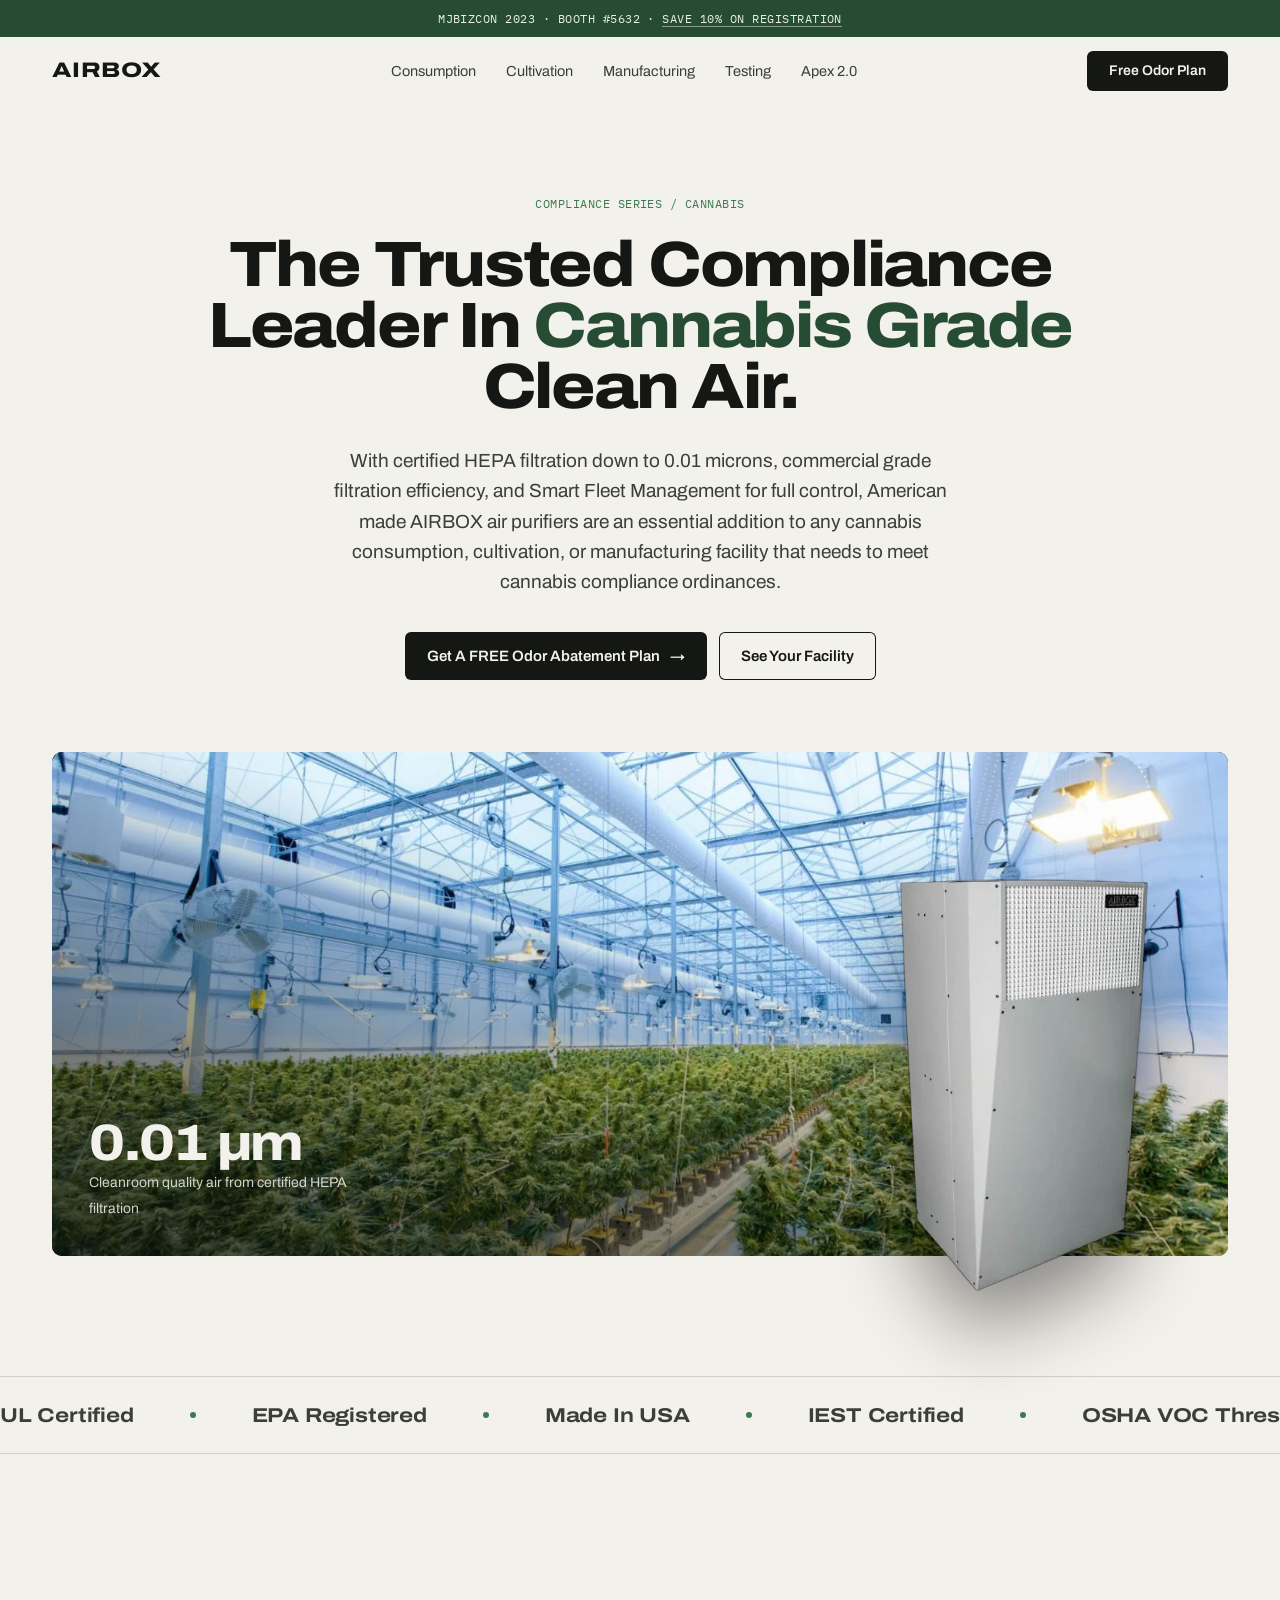
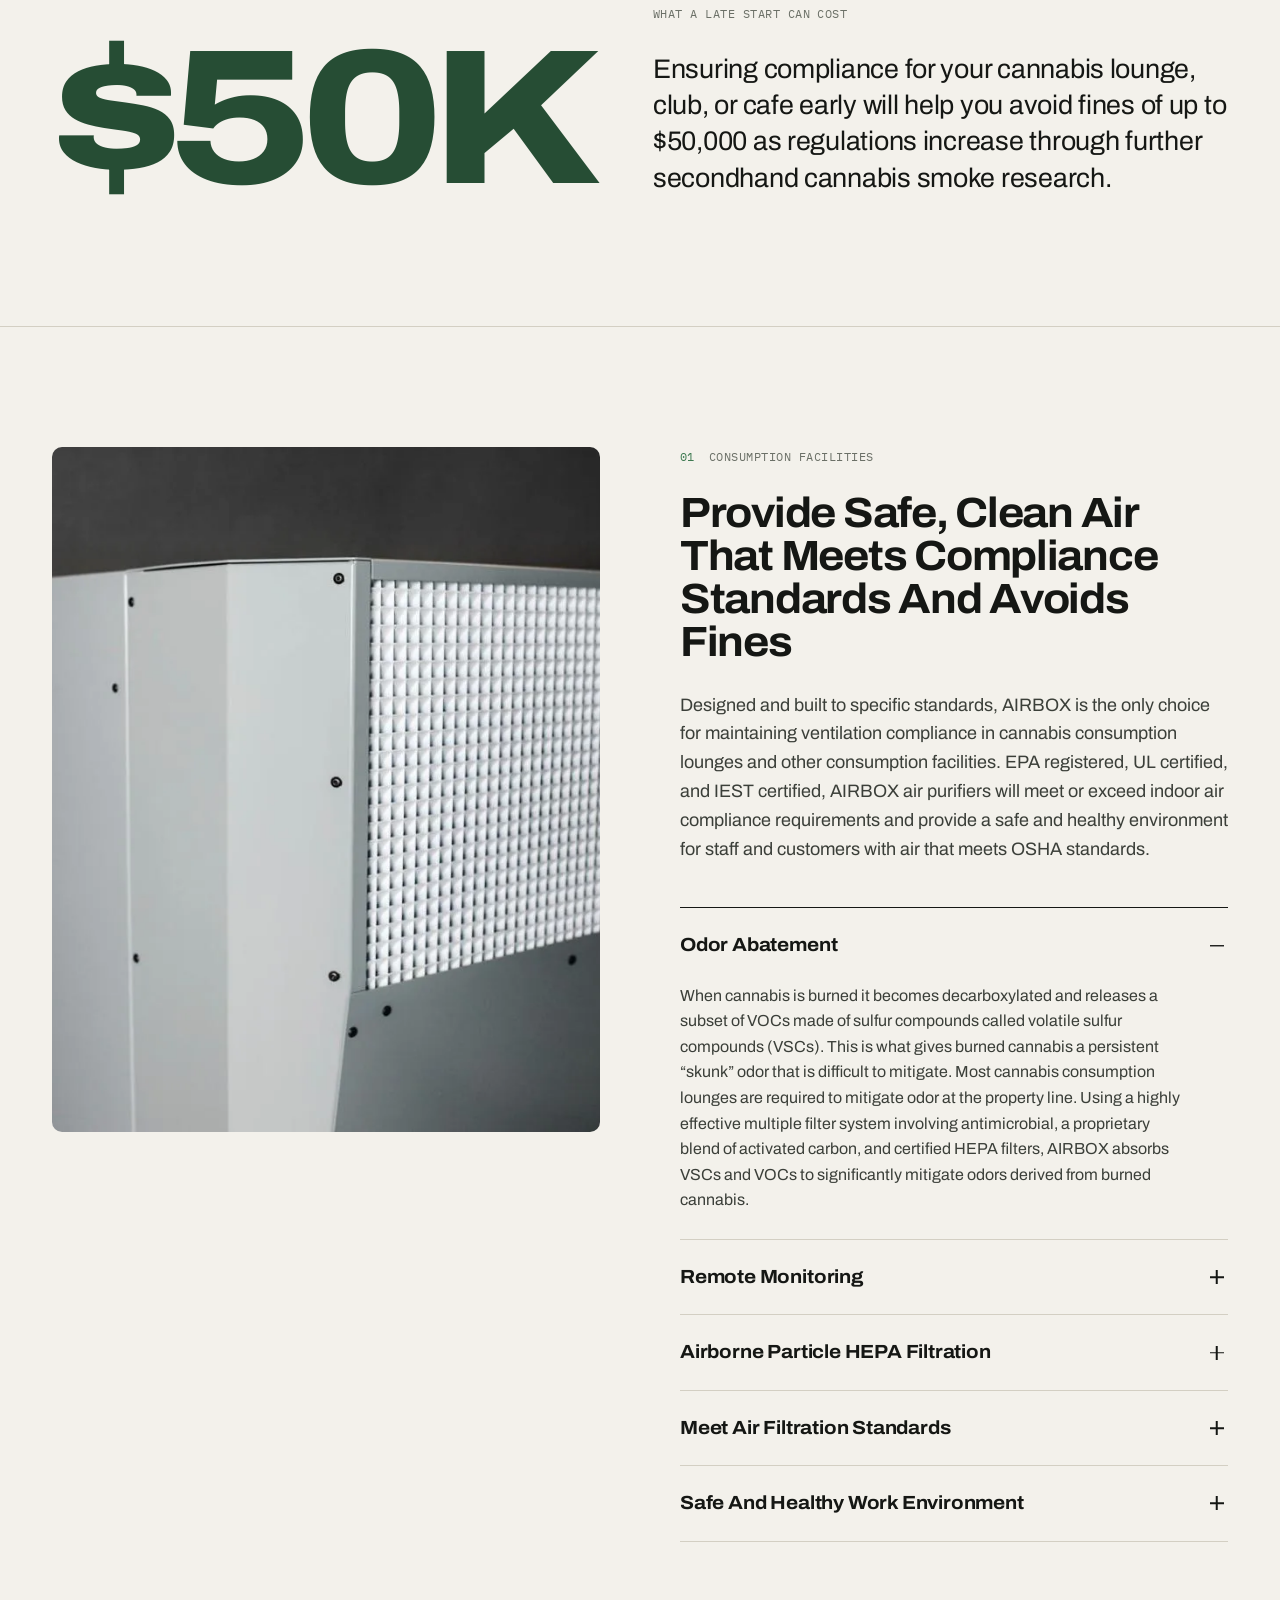
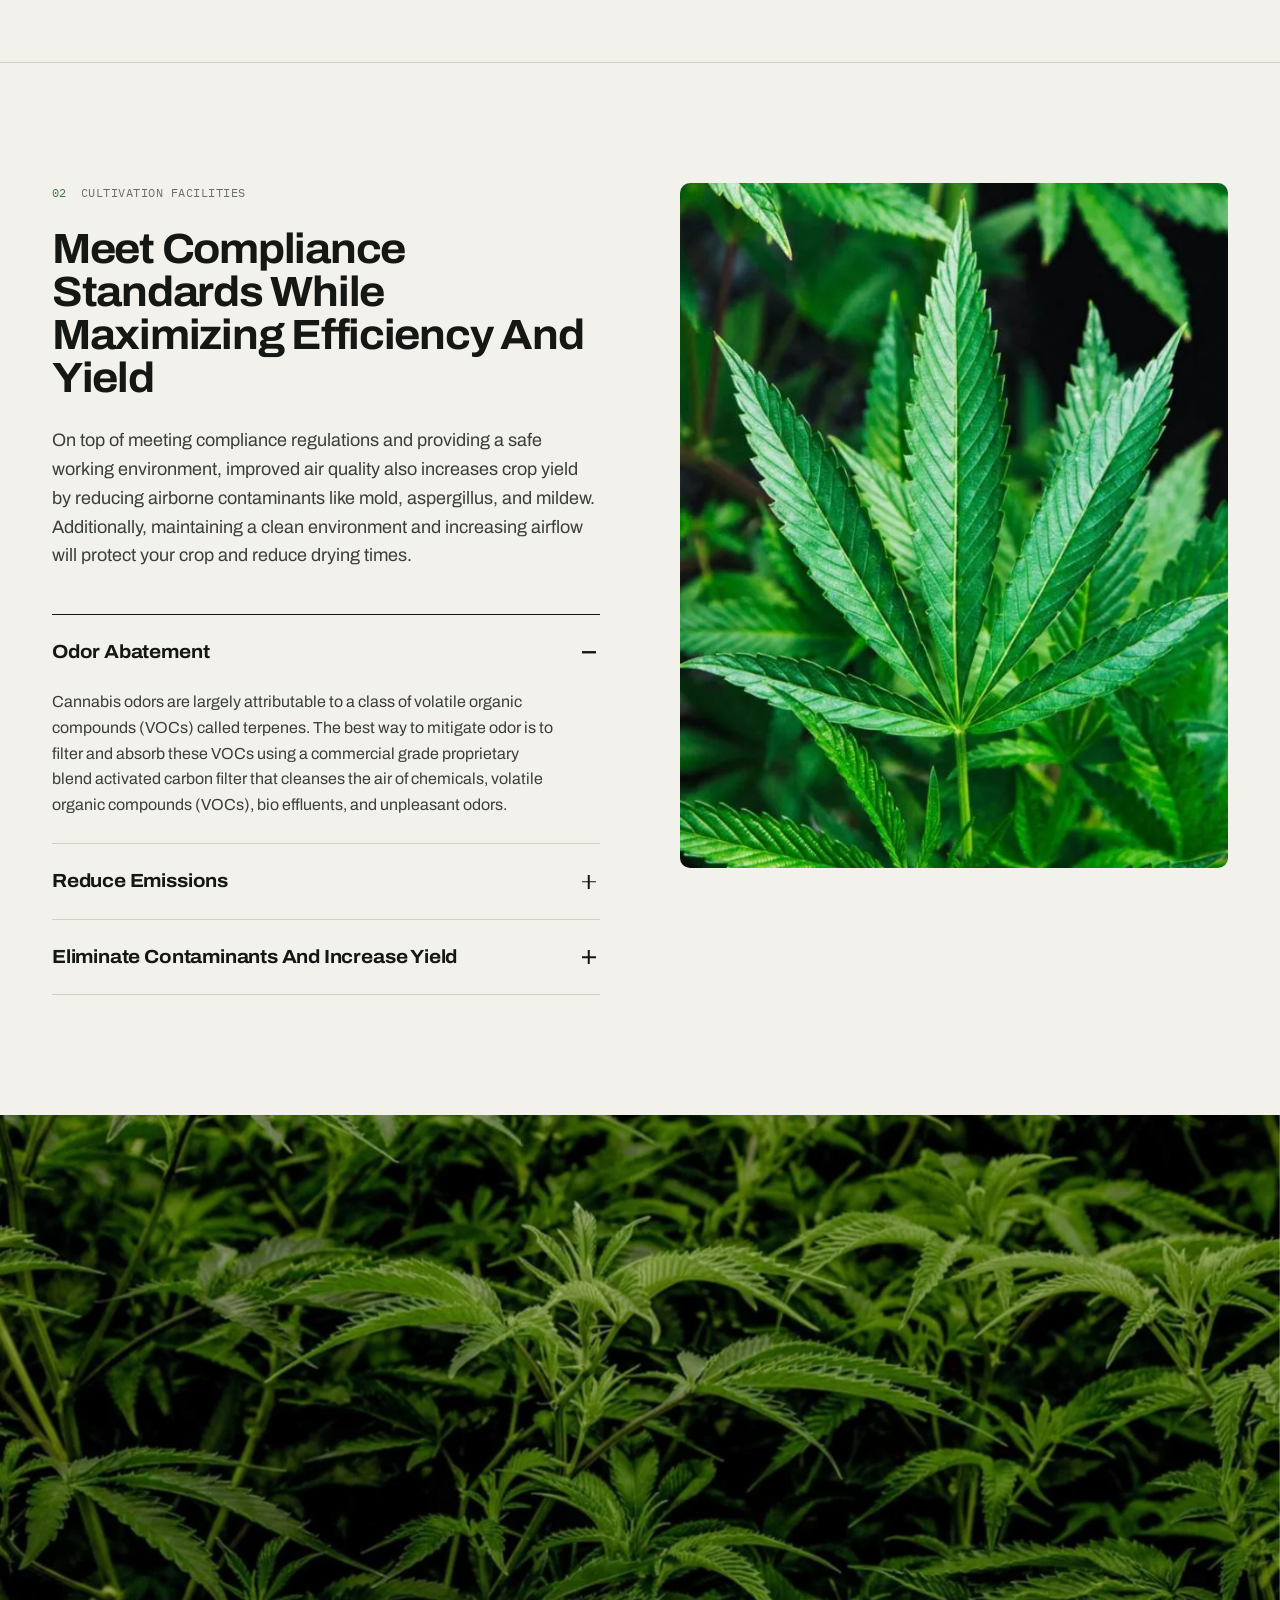
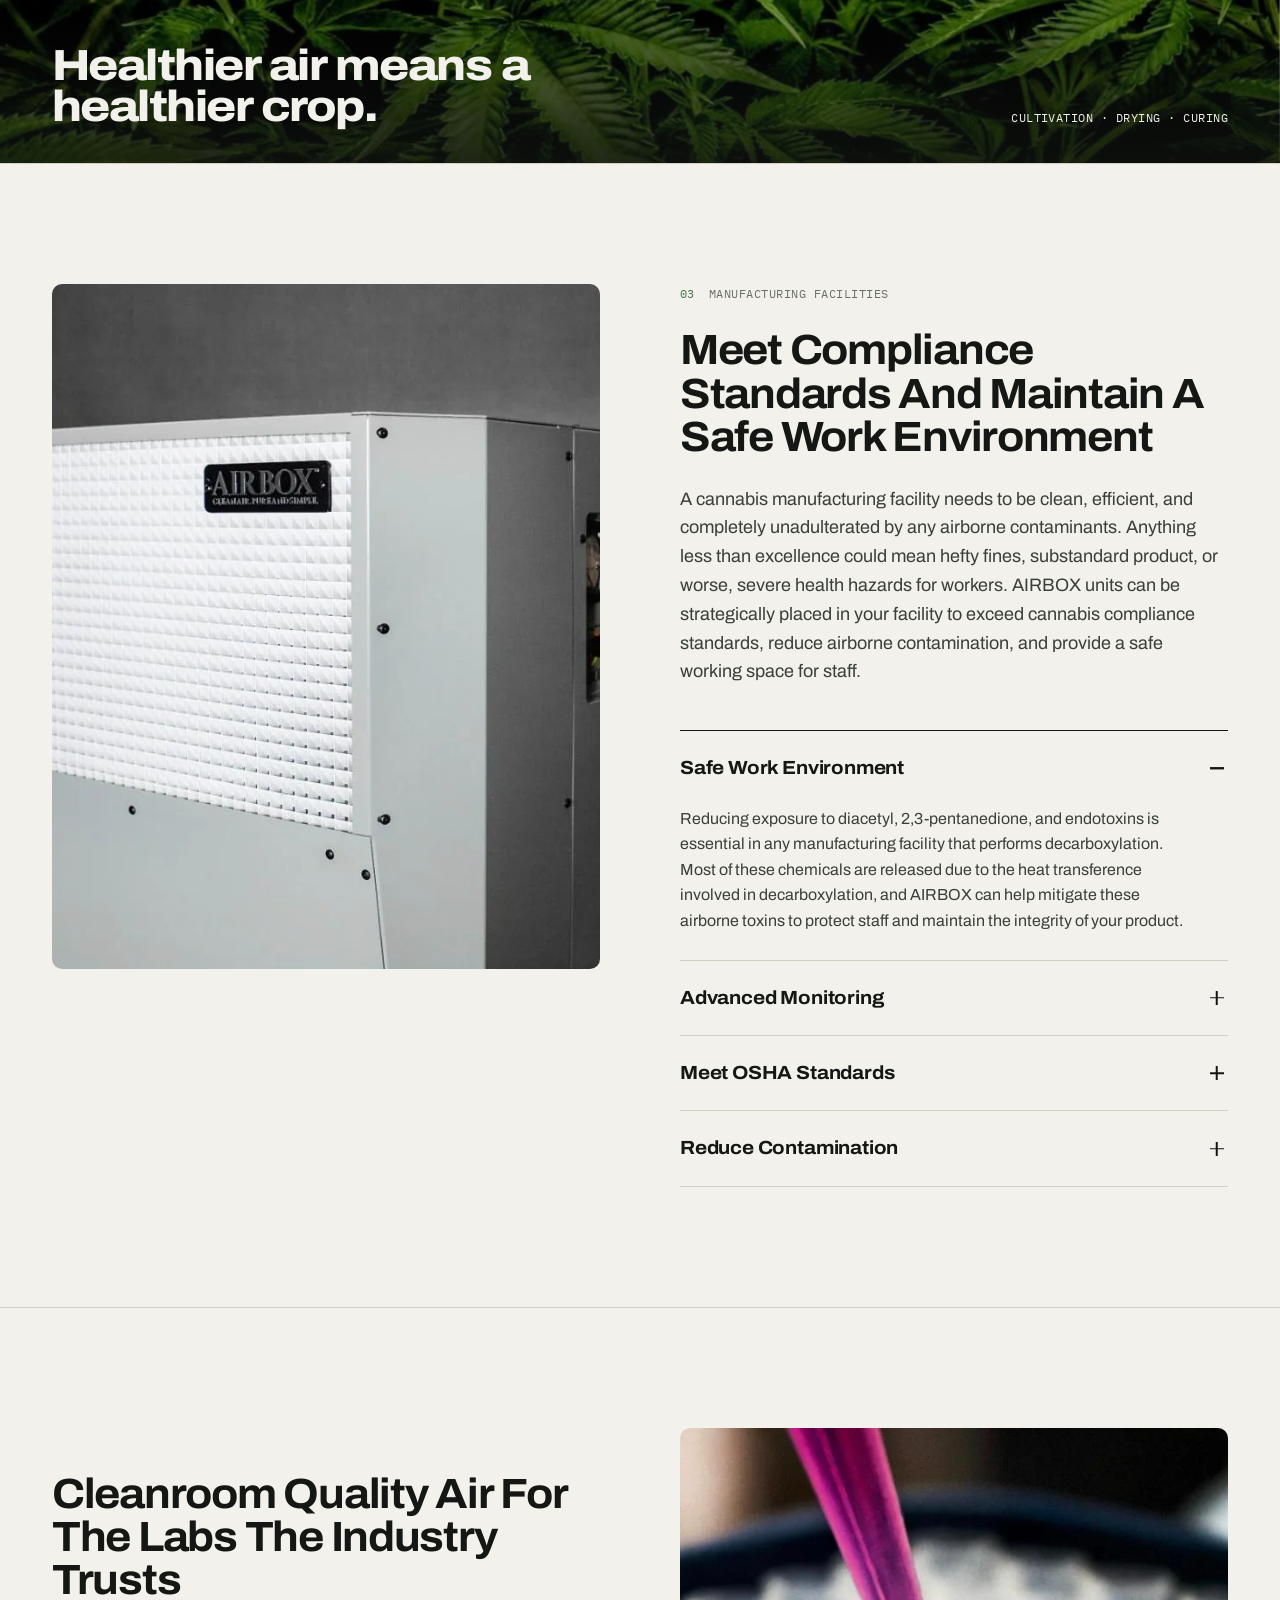
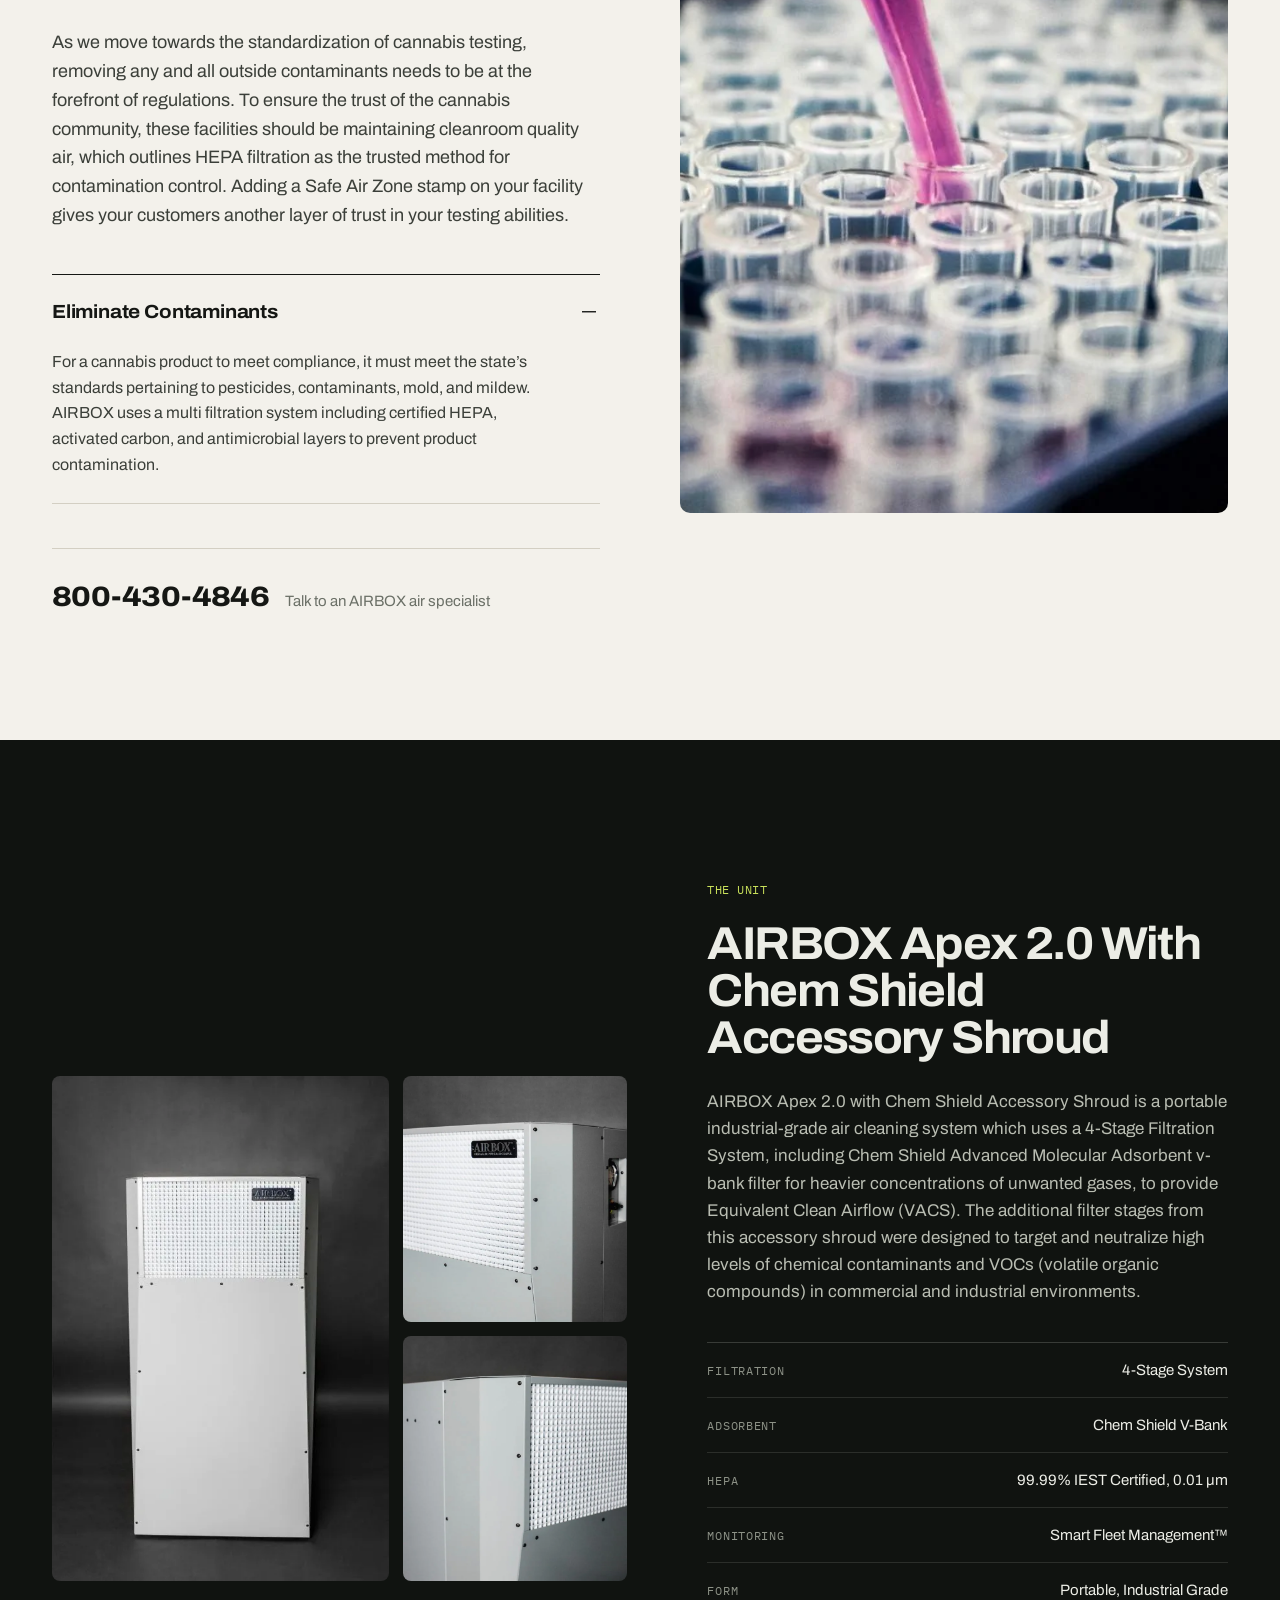
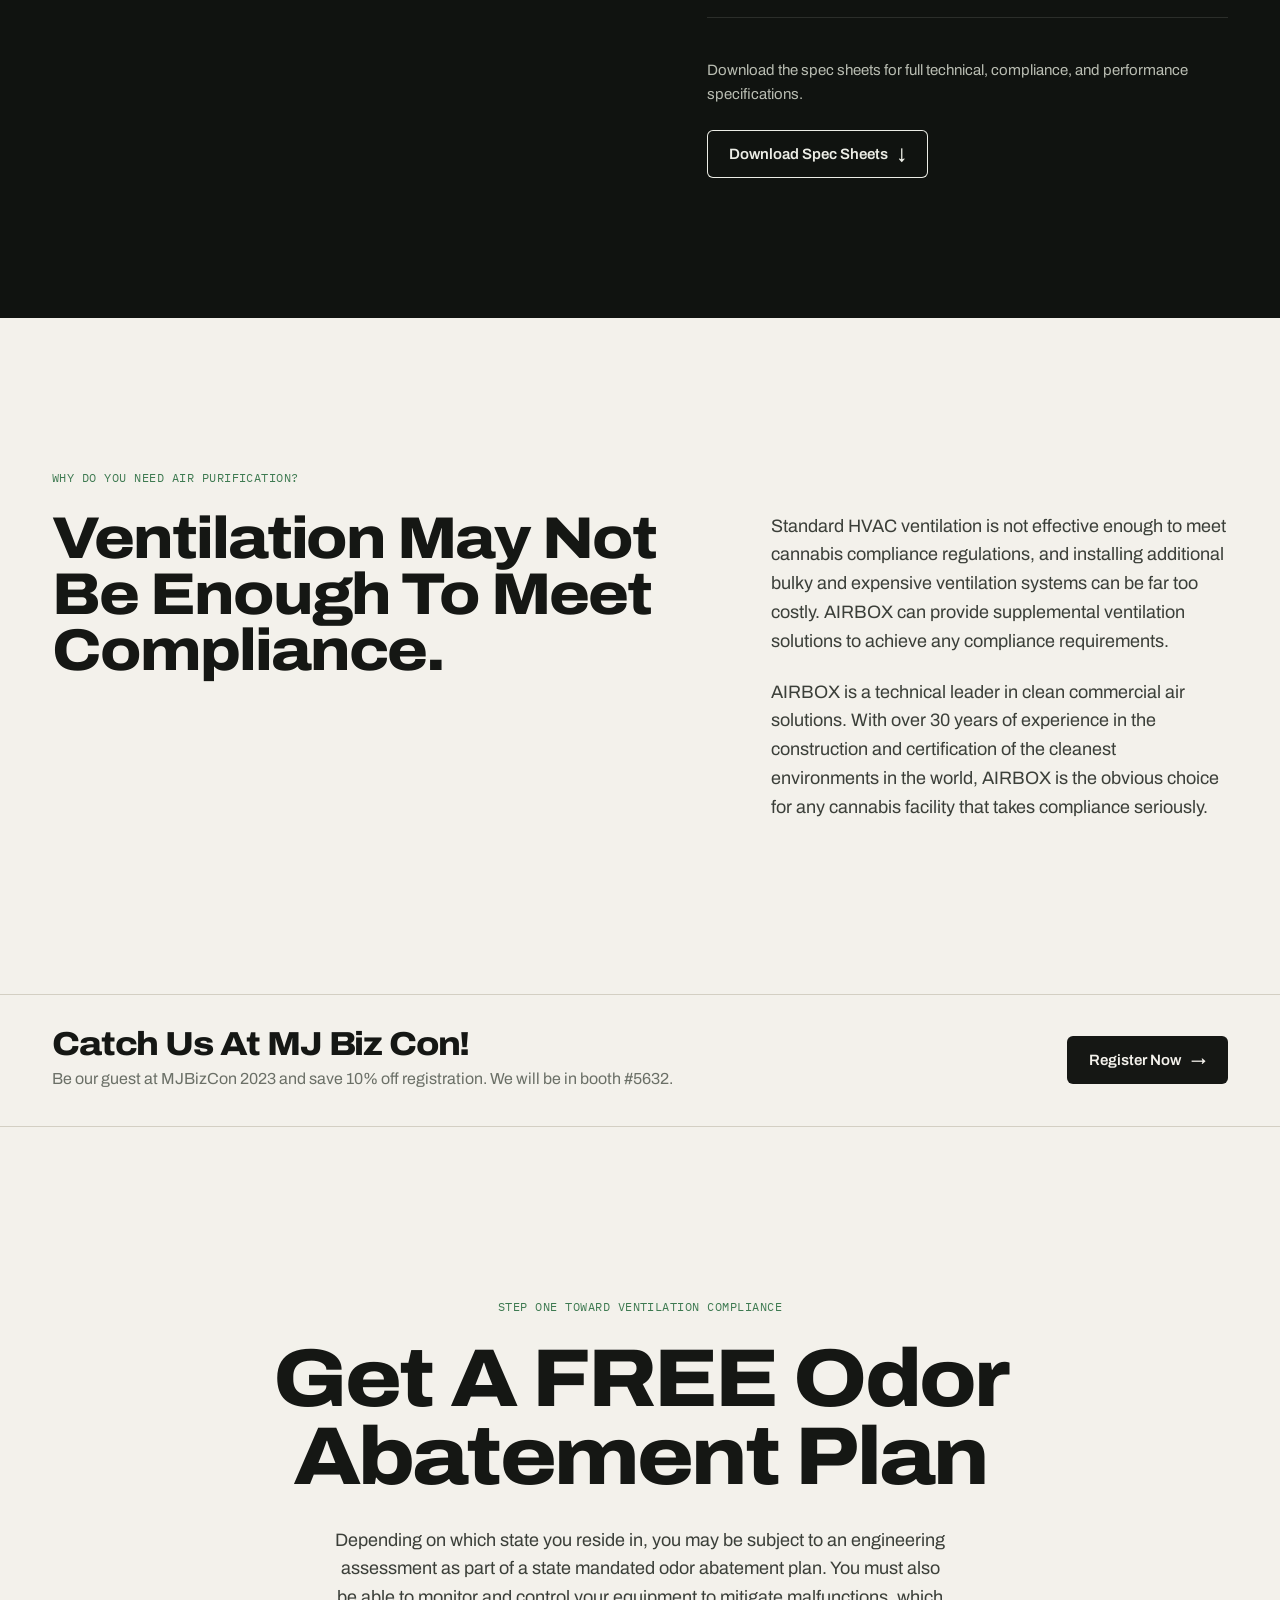
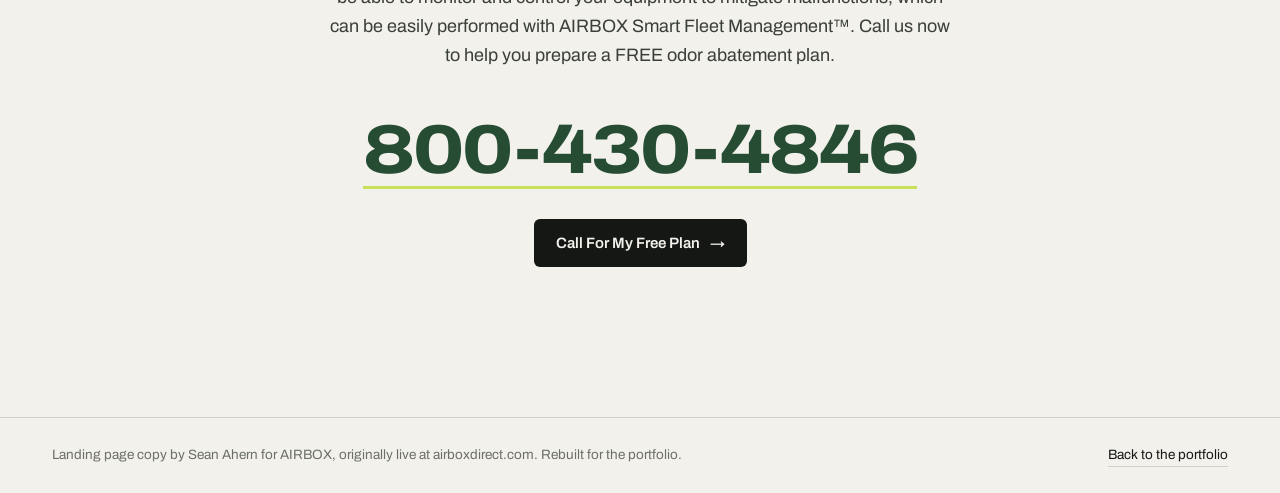
<file: work/airbox/index.html>
<!DOCTYPE html>
<html lang="en">
<head>
<meta charset="UTF-8">
<meta name="viewport" content="width=device-width, initial-scale=1.0">
<title>AIRBOX Compliance Series · Cannabis Grade Clean Air</title>
<meta name="description" content="AIRBOX Compliance Series landing page. Copy by Sean Ahern for AIRBOX commercial air purification for cannabis consumption, cultivation, manufacturing and testing facilities.">
<link rel="icon" type="image/png" href="../../favicon.png">
<link rel="preconnect" href="https://fonts.googleapis.com">
<link rel="preconnect" href="https://fonts.gstatic.com" crossorigin>
<link href="https://fonts.googleapis.com/css2?family=Archivo:wdth,wght@62..125,400;62..125,500;62..125,600;62..125,700;62..125,800&family=IBM+Plex+Mono:wght@400;500&display=swap" rel="stylesheet">
<style>
:root{
  --paper:#F3F1EB; --paper-2:#E9E6DD; --ink:#151714; --ink-2:#3B3F39; --muted:#6B7067; --rule:#D3CFC3;
  --green:#264D34; --green-2:#3E7A51; --lime:#C8E05A; --night:#101310;
  --sans:"Archivo","Helvetica Neue",Arial,sans-serif; --mono:"IBM Plex Mono",ui-monospace,Menlo,monospace;
  --ease:cubic-bezier(.22,1,.36,1);
}
*{margin:0;padding:0;box-sizing:border-box}
html{scroll-behavior:smooth;scroll-padding-top:70px}
body{background:var(--paper);color:var(--ink);font-family:var(--sans);font-stretch:100%;line-height:1.6;-webkit-font-smoothing:antialiased;overflow-x:hidden}
img{max-width:100%;display:block}
a{color:inherit;text-decoration:none}
.wrap{max-width:1240px;margin:0 auto;padding:0 32px}
@media(max-width:600px){.wrap{padding:0 20px}}
.mono{font-family:var(--mono);font-size:12px;letter-spacing:.04em;text-transform:uppercase}
h1,h2,h3{font-weight:800;font-stretch:112%;letter-spacing:-.035em;line-height:.95}

/* Announcement + nav */
.ann{background:var(--green);color:#E9F0E2;text-align:center;padding:9px 16px}
.ann a{border-bottom:1px solid rgba(233,240,226,.5)}
.nav{position:sticky;top:0;z-index:30;background:rgba(243,241,235,.88);backdrop-filter:blur(12px);-webkit-backdrop-filter:blur(12px);border-bottom:1px solid transparent;transition:border-color .3s}
.nav.solid{border-color:var(--rule)}
.nav .wrap{display:flex;align-items:center;justify-content:space-between;height:68px}
.logo{font-weight:800;font-stretch:125%;font-size:21px;letter-spacing:.02em}
.links{display:flex;gap:30px;font-size:14.5px;color:var(--ink-2)}
.links a{position:relative}
.links a::after{content:"";position:absolute;left:0;right:0;bottom:-4px;height:1px;background:var(--ink);transform:scaleX(0);transform-origin:right;transition:transform .4s var(--ease)}
.links a:hover::after{transform:scaleX(1);transform-origin:left}
.btn{display:inline-flex;align-items:center;gap:10px;height:48px;padding:0 22px;border-radius:6px;font-weight:600;font-size:15px;transition:background .25s,color .25s,transform .4s var(--ease)}
.btn-ink{background:var(--ink);color:var(--paper)}
.btn-ink:hover{background:var(--green)}
.btn-ghost{color:var(--ink);box-shadow:inset 0 0 0 1px var(--ink)}
.btn-ghost:hover{background:var(--ink);color:var(--paper)}
.btn .ar{transition:transform .4s var(--ease)}
.btn:hover .ar{transform:translateX(4px)}
.nav .btn{height:40px;font-size:14px}
@media(max-width:900px){.links{display:none}}

/* Hero */
.hero{padding:88px 0 0;text-align:center}
.hero .mono{color:var(--green-2)}
.hero h1{font-size:clamp(40px,5vw,80px);margin:22px auto 0}
.hero h1 .hl{font-style:normal;color:var(--green)}
.hero p{font-size:clamp(17px,1.5vw,19px);color:var(--ink-2);max-width:58ch;margin:28px auto 0}
.hero .ctas{display:flex;gap:12px;justify-content:center;flex-wrap:wrap;margin-top:34px}
.stage{position:relative;margin:72px auto 0;max-width:1240px;padding:0 32px}
.stage .shot{position:relative;border-radius:10px;overflow:hidden;aspect-ratio:21/9;background:#1d2a1f}
.stage .shot::after{content:"";position:absolute;inset:0;background:linear-gradient(20deg,rgba(12,18,13,.78) 0%,rgba(12,18,13,.35) 35%,transparent 60%)}
.stage .shot img{width:100%;height:100%;object-fit:cover;transform:scale(1.08);transition:transform 2.4s var(--ease)}
.stage.in .shot img{transform:scale(1)}
.stage .unit{position:absolute;right:9%;bottom:-7%;width:min(20%,260px);height:auto;filter:drop-shadow(0 40px 40px rgba(0,0,0,.45));transform:translateY(40px);opacity:0;transition:transform 1.4s var(--ease) .3s,opacity 1.4s var(--ease) .3s}
.stage.in .unit{transform:none;opacity:1}
.stage .note{z-index:2;position:absolute;left:calc(32px + 3%);bottom:7%;color:#F3F1EB;text-align:left;max-width:300px}
.stage .note b{display:block;font-size:clamp(30px,4vw,54px);font-weight:800;font-stretch:112%;letter-spacing:-.03em;line-height:1}
.stage .note span{font-size:14px;opacity:.85}
@media(max-width:700px){.stage{padding:0 20px}.stage .shot{aspect-ratio:4/5}.stage .unit{width:34%;right:7%;bottom:-5%}.stage .note{left:36px;bottom:7%;max-width:52%}}

/* Cert line */
.certline{margin-top:120px;border-top:1px solid var(--rule);border-bottom:1px solid var(--rule);overflow:hidden;white-space:nowrap}
.marq{display:inline-flex;gap:56px;padding:22px 0;animation:marq 30s linear infinite}
.marq span{font-weight:700;font-stretch:118%;font-size:20px;letter-spacing:-.01em;color:var(--ink-2);display:inline-flex;align-items:center;gap:56px}
.marq span::after{content:"";width:6px;height:6px;border-radius:50%;background:var(--green-2)}
@keyframes marq{to{transform:translateX(-50%)}}

/* Statement */
.statement{padding:150px 0 130px}
.statement .row{display:grid;grid-template-columns:5fr 7fr;gap:60px;align-items:end}
.big{font-size:clamp(84px,15vw,220px);font-weight:800;font-stretch:118%;letter-spacing:-.06em;line-height:.8;color:var(--green)}
.statement p{font-size:clamp(20px,2.1vw,28px);line-height:1.35;letter-spacing:-.01em;color:var(--ink)}
.statement .mono{color:var(--muted);margin-bottom:28px;display:block}
@media(max-width:860px){.statement .row{grid-template-columns:1fr;gap:28px}}

/* Facility rows */
.fac{padding:120px 0;border-top:1px solid var(--rule)}
.fac .row{display:grid;grid-template-columns:1fr 1fr;gap:80px;align-items:start}
.fac.flip .media{order:2}
.fac .media{position:sticky;top:110px;border-radius:10px;overflow:hidden;aspect-ratio:4/5;background:var(--paper-2)}
.fac .media img{width:100%;height:100%;object-fit:cover}
.fac .idx{display:flex;gap:14px;align-items:center;color:var(--muted);margin-bottom:26px}
.fac .idx i{font-style:normal;color:var(--green-2)}
.fac h2{font-size:clamp(30px,3.3vw,48px);font-weight:700;font-stretch:106%;letter-spacing:-.03em;line-height:1.02}
.fac .lede{font-size:18px;color:var(--ink-2);margin:26px 0 44px;max-width:56ch}
.acc{border-top:1px solid var(--ink)}
.acc details{border-bottom:1px solid var(--rule)}
.acc summary{list-style:none;cursor:pointer;display:flex;justify-content:space-between;align-items:center;gap:20px;padding:22px 0;font-weight:700;font-stretch:108%;font-size:19px;letter-spacing:-.01em}
.acc summary::-webkit-details-marker{display:none}
.acc summary .pm{flex:none;width:22px;height:22px;position:relative}
.acc summary .pm::before,.acc summary .pm::after{content:"";position:absolute;left:50%;top:50%;width:14px;height:1.5px;background:var(--ink);transform:translate(-50%,-50%);transition:transform .4s var(--ease)}
.acc summary .pm::after{transform:translate(-50%,-50%) rotate(90deg)}
.acc details[open] summary .pm::after{transform:translate(-50%,-50%) rotate(0)}
.acc .body{overflow:hidden;color:var(--ink-2);font-size:16px}
.acc .body p{padding:0 40px 26px 0}
.acc summary:hover{color:var(--green)}
.callnum{display:flex;gap:16px;align-items:baseline;margin-top:44px;padding-top:26px;border-top:1px solid var(--rule);color:var(--muted);font-size:15px}
.callnum b{font-size:28px;font-weight:800;font-stretch:112%;color:var(--ink);letter-spacing:-.02em}
@media(max-width:900px){.fac{padding:80px 0}.fac .row{grid-template-columns:1fr;gap:36px}.fac.flip .media{order:0}.fac .media{position:relative;top:0;aspect-ratio:16/11}}

/* Wide photo break */
.break{position:relative;height:72vh;min-height:420px;overflow:hidden}
.break img{position:absolute;inset:-12% 0;width:100%;height:124%;object-fit:cover;will-change:transform}
.break .cap{position:absolute;left:0;right:0;bottom:0;padding:36px 0;background:linear-gradient(0deg,rgba(16,19,16,.75),transparent);color:#F3F1EB}
.break .cap .wrap{display:flex;justify-content:space-between;gap:20px;flex-wrap:wrap;align-items:flex-end}
.break .cap h3{font-size:clamp(28px,3.4vw,46px);max-width:18ch}

/* Product spotlight */
.spot{background:var(--night);color:#ECEDE6;padding:140px 0}
.spot .row{display:grid;grid-template-columns:1.05fr .95fr;gap:80px;align-items:center}
.spot .pics{display:grid;grid-template-columns:3fr 2fr;gap:14px}
.spot .pics img{border-radius:8px;width:100%;height:100%;object-fit:cover}
.spot .pics .tall{grid-row:span 2;aspect-ratio:2/3}
.spot .pics .sq{aspect-ratio:1}
.spot .mono{color:var(--lime)}
.spot h2{font-size:clamp(32px,3.6vw,54px);font-weight:700;font-stretch:106%;line-height:1.02;margin:22px 0 26px}
.spot p{color:#B9BDB2;font-size:17px}
.specs{margin:36px 0 40px;border-top:1px solid rgba(236,237,230,.18)}
.specs div{display:flex;justify-content:space-between;gap:20px;padding:15px 0;border-bottom:1px solid rgba(236,237,230,.12);font-size:15px}
.specs div span:first-child{font-family:var(--mono);font-size:12px;text-transform:uppercase;letter-spacing:.06em;color:#8D9287;padding-top:3px}
.spot .btn-ghost{color:#ECEDE6;box-shadow:inset 0 0 0 1px #ECEDE6}
.spot .btn-ghost:hover{background:#ECEDE6;color:var(--night)}
@media(max-width:900px){.spot{padding:90px 0}.spot .row{grid-template-columns:1fr;gap:44px}}

/* Why */
.why{padding:150px 0}
.why .row{display:grid;grid-template-columns:7fr 5fr;gap:80px}
.why h2{font-size:clamp(36px,4.6vw,68px)}
.why p{font-size:18px;color:var(--ink-2);margin-bottom:22px}
.why .mono{color:var(--green-2);display:block;margin-bottom:24px}
@media(max-width:900px){.why{padding:90px 0}.why .row{grid-template-columns:1fr;gap:30px}}

/* Event strip */
.event{border-top:1px solid var(--rule);border-bottom:1px solid var(--rule);padding:34px 0}
.event .wrap{display:flex;justify-content:space-between;align-items:center;gap:24px;flex-wrap:wrap}
.event h3{font-size:clamp(24px,2.6vw,34px)}
.event p{color:var(--muted);margin-top:6px}

/* Final */
.final{padding:170px 0 150px;text-align:center}
.final .mono{color:var(--green-2)}
.final h2{font-size:clamp(42px,6.4vw,100px);max-width:13ch;margin:24px auto 0}
.final p{font-size:18px;color:var(--ink-2);max-width:62ch;margin:30px auto 0}
.final .tel{display:inline-block;font-weight:800;font-stretch:118%;font-size:clamp(34px,5.4vw,72px);letter-spacing:-.03em;margin:44px 0 30px;color:var(--green);border-bottom:3px solid var(--lime);line-height:1.05}
.final .tel:hover{color:var(--ink)}

footer{border-top:1px solid var(--rule);padding:26px 0;color:var(--muted);font-size:13.5px}
footer .wrap{display:flex;justify-content:space-between;gap:16px;flex-wrap:wrap}
footer a{color:var(--ink);border-bottom:1px solid var(--rule)}

/* Motion */
.up{opacity:0;transform:translateY(28px);transition:opacity 1s var(--ease),transform 1s var(--ease)}
.up.in{opacity:1;transform:none}
.up.d1{transition-delay:.08s}.up.d2{transition-delay:.16s}.up.d3{transition-delay:.24s}
.line{display:block;overflow:hidden}
.line>span{display:block;transform:translateY(102%);transition:transform 1.1s var(--ease)}
.ready .line>span{transform:none}
@media (prefers-reduced-motion: reduce){*{animation:none !important;transition:none !important}.up{opacity:1;transform:none}.line>span{transform:none}.stage .unit{opacity:1;transform:none}}
</style>
</head>
<body>

<div class="ann mono">MJBizCon 2023 · Booth #5632 · <a href="#event">Save 10% on registration</a></div>

<nav class="nav" id="nav">
  <div class="wrap">
    <a href="#top" class="logo">AIRBOX</a>
    <div class="links">
      <a href="#consumption">Consumption</a>
      <a href="#cultivation">Cultivation</a>
      <a href="#manufacturing">Manufacturing</a>
      <a href="#testing">Testing</a>
      <a href="#apex">Apex 2.0</a>
    </div>
    <a href="#plan" class="btn btn-ink">Free Odor Plan</a>
  </div>
</nav>

<header class="hero" id="top">
  <div class="wrap">
    <div class="mono up">Compliance Series / Cannabis</div>
    <h1 id="h1"><span class="line"><span>The Trusted Compliance</span></span><span class="line"><span>Leader In <em class="hl">Cannabis Grade</em></span></span><span class="line"><span>Clean Air.</span></span></h1>
    <p class="up d2">With certified HEPA filtration down to 0.01 microns, commercial grade filtration efficiency, and Smart Fleet Management for full control, American made AIRBOX air purifiers are an essential addition to any cannabis consumption, cultivation, or manufacturing facility that needs to meet cannabis compliance ordinances.</p>
    <div class="ctas up d3">
      <a href="#plan" class="btn btn-ink">Get A FREE Odor Abatement Plan <span class="ar">→</span></a>
      <a href="#consumption" class="btn btn-ghost">See Your Facility</a>
    </div>
  </div>
  <div class="stage" id="stage">
    <div class="shot"><img src="cultivation.webp" alt="Commercial cannabis cultivation facility"></div>
    <img class="unit" src="apex-cutout.webp" alt="AIRBOX commercial air purifier" width="350" height="581">
    <div class="note"><b>0.01 µm</b><span>Cleanroom quality air from certified HEPA filtration</span></div>
  </div>
</header>

<div class="certline" aria-label="Certifications">
  <div class="marq">
    <span>UL Certified</span><span>EPA Registered</span><span>Made In USA</span><span>IEST Certified</span><span>OSHA VOC Thresholds</span><span>Odor Abatement At The Property Line</span>
    <span>UL Certified</span><span>EPA Registered</span><span>Made In USA</span><span>IEST Certified</span><span>OSHA VOC Thresholds</span><span>Odor Abatement At The Property Line</span>
  </div>
</div>

<section class="statement">
  <div class="wrap row">
    <div class="big up">$50K</div>
    <div>
      <span class="mono up">What a late start can cost</span>
      <p class="up d1">Ensuring compliance for your cannabis lounge, club, or cafe early will help you avoid fines of up to $50,000 as regulations increase through further secondhand cannabis smoke research.</p>
    </div>
  </div>
</section>

<section class="fac" id="consumption">
  <div class="wrap row">
    <div class="media up"><img loading="lazy" src="apex-angle.webp" alt="AIRBOX unit side angle"></div>
    <div>
      <div class="idx mono up"><i>01</i> Consumption Facilities</div>
      <h2 class="up d1">Provide Safe, Clean Air That Meets Compliance Standards And Avoids Fines</h2>
      <p class="lede up d2">Designed and built to specific standards, AIRBOX is the only choice for maintaining ventilation compliance in cannabis consumption lounges and other consumption facilities. EPA registered, UL certified, and IEST certified, AIRBOX air purifiers will meet or exceed indoor air compliance requirements and provide a safe and healthy environment for staff and customers with air that meets OSHA standards.</p>
      <div class="acc up d3">
        <details open><summary>Odor Abatement<span class="pm"></span></summary><div class="body"><p>When cannabis is burned it becomes decarboxylated and releases a subset of VOCs made of sulfur compounds called volatile sulfur compounds (VSCs). This is what gives burned cannabis a persistent “skunk” odor that is difficult to mitigate. Most cannabis consumption lounges are required to mitigate odor at the property line. Using a highly effective multiple filter system involving antimicrobial, a proprietary blend of activated carbon, and certified HEPA filters, AIRBOX absorbs VSCs and VOCs to significantly mitigate odors derived from burned cannabis.</p></div></details>
        <details><summary>Remote Monitoring<span class="pm"></span></summary><div class="body"><p>Smart Fleet Management makes long-term monitoring and remote control of air cleaning equipment easy. Setting your air cleaners on a set schedule helps reduce energy costs and increases the longevity of the filters. Using a cellular based monitoring system like Smart Fleet Management makes compliance risk free with the use of audible and visual notifications to alert the facility of any failures or maintenance issues with no need for Wi-Fi. Say goodbye to connectivity issues and IT nightmares.</p></div></details>
        <details><summary>Airborne Particle HEPA Filtration<span class="pm"></span></summary><div class="body"><p>Particulate matter is one of the most concerning indoor air pollutants in the cannabis space due to the particles generated by smoke and the ultra-fine particulate present in cannabis environments. AIRBOX uses 99.99% IEST certified HEPA filters to ensure that any air circulating through the system is free of all particulate down to 0.01 microns. AIRBOX air cleaners use high velocity airflow to ensure disruption of the breathing zone for occupants.</p></div></details>
        <details><summary>Meet Air Filtration Standards<span class="pm"></span></summary><div class="body"><p>Since our inception, we have designed, manufactured, and certified all AIRBOX products to established industry standards. With our roots in the Industrial Ultra Clean Technologies and Life Science Industries, we didn’t think there was any other way. AIRBOX is the trusted partner to comply with any ventilation standards in existence.</p></div></details>
        <details><summary>Safe And Healthy Work Environment<span class="pm"></span></summary><div class="body"><p>In addition to cannabis compliance ordinances, most cannabis lounges and cafes also need to meet Safe And Healthy Work Environment standards as outlined by OSHA. With AIRBOX, you can rest assured that you are providing a safe and healthy work space for your employees with air that meets OSHA standards.</p></div></details>
      </div>
    </div>
  </div>
</section>

<section class="fac flip" id="cultivation">
  <div class="wrap row">
    <div class="media up"><img loading="lazy" src="leaf-macro.webp" alt="Cannabis plant close up"></div>
    <div>
      <div class="idx mono up"><i>02</i> Cultivation Facilities</div>
      <h2 class="up d1">Meet Compliance Standards While Maximizing Efficiency And Yield</h2>
      <p class="lede up d2">On top of meeting compliance regulations and providing a safe working environment, improved air quality also increases crop yield by reducing airborne contaminants like mold, aspergillus, and mildew. Additionally, maintaining a clean environment and increasing airflow will protect your crop and reduce drying times.</p>
      <div class="acc up d3">
        <details open><summary>Odor Abatement<span class="pm"></span></summary><div class="body"><p>Cannabis odors are largely attributable to a class of volatile organic compounds (VOCs) called terpenes. The best way to mitigate odor is to filter and absorb these VOCs using a commercial grade proprietary blend activated carbon filter that cleanses the air of chemicals, volatile organic compounds (VOCs), bio effluents, and unpleasant odors.</p></div></details>
        <details><summary>Reduce Emissions<span class="pm"></span></summary><div class="body"><p>VOCs interfere with the ground-level ozone by chemically reacting with other types of pollution, specifically nitrogen oxides (NOx), while in sunlight. AIRBOX uses activated carbon and certified HEPA filters to reduce the amount of VOC emissions released from cultivation while simultaneously controlling odors, helping to protect the nearby environment and also reduce “nuisance odor” complaints.</p></div></details>
        <details><summary>Eliminate Contaminants And Increase Yield<span class="pm"></span></summary><div class="body"><p>AIRBOX uses activated carbon, antimicrobial, and certified HEPA filters to capture and eliminate contaminants like mold, mildew, and aspergillus that pose risk to your crop. Healthier air means a healthier crop, as well as a healthier bottom line. Improved air quality also facilitates cannabis drying times, thus increasing efficiency.</p></div></details>
      </div>
    </div>
  </div>
</section>

<div class="break" id="break1">
  <img data-par loading="lazy" src="canopy.webp" alt="Cannabis canopy">
  <div class="cap"><div class="wrap"><h3>Healthier air means a healthier crop.</h3><span class="mono">Cultivation · Drying · Curing</span></div></div>
</div>

<section class="fac" id="manufacturing">
  <div class="wrap row">
    <div class="media up"><img loading="lazy" src="apex-detail.webp" alt="AIRBOX filtration panel detail"></div>
    <div>
      <div class="idx mono up"><i>03</i> Manufacturing Facilities</div>
      <h2 class="up d1">Meet Compliance Standards And Maintain A Safe Work Environment</h2>
      <p class="lede up d2">A cannabis manufacturing facility needs to be clean, efficient, and completely unadulterated by any airborne contaminants. Anything less than excellence could mean hefty fines, substandard product, or worse, severe health hazards for workers. AIRBOX units can be strategically placed in your facility to exceed cannabis compliance standards, reduce airborne contamination, and provide a safe working space for staff.</p>
      <div class="acc up d3">
        <details open><summary>Safe Work Environment<span class="pm"></span></summary><div class="body"><p>Reducing exposure to diacetyl, 2,3-pentanedione, and endotoxins is essential in any manufacturing facility that performs decarboxylation. Most of these chemicals are released due to the heat transference involved in decarboxylation, and AIRBOX can help mitigate these airborne toxins to protect staff and maintain the integrity of your product.</p></div></details>
        <details><summary>Advanced Monitoring<span class="pm"></span></summary><div class="body"><p>Smart Fleet Management™ puts you in control of each AIRBOX unit you have in your facility so you can keep an eye on every part of your operation 24/7. Be alerted of any service disruptions to mitigate safety risks before they can occur.</p></div></details>
        <details><summary>Meet OSHA Standards<span class="pm"></span></summary><div class="body"><p>OSHA has reported serious health concerns (and even deaths) from unsafe cannabis manufacturing environments. Hazards of ground cannabis dust and toxic concentration of airborne VOCs, endotoxins, and fungi pose significant respiratory health risks to workers and also financial penalties to manufacturers of up to $50,000. Use AIRBOX to provide clean and safe air 24/7, ensuring worker health and safety as well as meeting compliance standards to avoid hefty fines or interruption of operations.</p></div></details>
        <details><summary>Reduce Contamination<span class="pm"></span></summary><div class="body"><p>AIRBOX uses activated carbon, antimicrobial, and certified HEPA filters to capture and eliminate contaminants like mold, mildew, and aspergillus that pose risk to your product. Use AIRBOX to capture and remove any contaminants before they ever get close to your final product.</p></div></details>
      </div>
    </div>
  </div>
</section>

<section class="fac flip" id="testing">
  <div class="wrap row">
    <div class="media up"><img loading="lazy" src="lab.webp" alt="Cannabis testing lab samples"></div>
    <div>
      <div class="idx mono up"><i>04</i> Testing Facilities</div>
      <h2 class="up d1">Cleanroom Quality Air For The Labs The Industry Trusts</h2>
      <p class="lede up d2">As we move towards the standardization of cannabis testing, removing any and all outside contaminants needs to be at the forefront of regulations. To ensure the trust of the cannabis community, these facilities should be maintaining cleanroom quality air, which outlines HEPA filtration as the trusted method for contamination control. Adding a Safe Air Zone stamp on your facility gives your customers another layer of trust in your testing abilities.</p>
      <div class="acc up d3">
        <details open><summary>Eliminate Contaminants<span class="pm"></span></summary><div class="body"><p>For a cannabis product to meet compliance, it must meet the state’s standards pertaining to pesticides, contaminants, mold, and mildew. AIRBOX uses a multi filtration system including certified HEPA, activated carbon, and antimicrobial layers to prevent product contamination.</p></div></details>
      </div>
      <div class="callnum up"><b>800-430-4846</b> Talk to an AIRBOX air specialist</div>
    </div>
  </div>
</section>

<section class="spot" id="apex">
  <div class="wrap row">
    <div class="pics up">
      <img class="tall" loading="lazy" src="apex-front.webp" alt="AIRBOX Apex 2.0 front">
      <img class="sq" loading="lazy" src="apex-detail.webp" alt="AIRBOX Apex 2.0 badge">
      <img class="sq" loading="lazy" src="apex-angle.webp" alt="AIRBOX Apex 2.0 side">
    </div>
    <div>
      <div class="mono up">The Unit</div>
      <h2 class="up d1">AIRBOX Apex 2.0 With Chem Shield Accessory Shroud</h2>
      <p class="up d2">AIRBOX Apex 2.0 with Chem Shield Accessory Shroud is a portable industrial-grade air cleaning system which uses a 4-Stage Filtration System, including Chem Shield Advanced Molecular Adsorbent v-bank filter for heavier concentrations of unwanted gases, to provide Equivalent Clean Airflow (VACS). The additional filter stages from this accessory shroud were designed to target and neutralize high levels of chemical contaminants and VOCs (volatile organic compounds) in commercial and industrial environments.</p>
      <div class="specs up d3">
        <div><span>Filtration</span><span>4-Stage System</span></div>
        <div><span>Adsorbent</span><span>Chem Shield V-Bank</span></div>
        <div><span>HEPA</span><span>99.99% IEST Certified, 0.01 µm</span></div>
        <div><span>Monitoring</span><span>Smart Fleet Management™</span></div>
        <div><span>Form</span><span>Portable, Industrial Grade</span></div>
      </div>
      <p class="up d3" style="font-size:15px;margin-bottom:24px">Download the spec sheets for full technical, compliance, and performance specifications.</p>
      <a href="#plan" class="btn btn-ghost up d3">Download Spec Sheets <span class="ar">↓</span></a>
    </div>
  </div>
</section>

<section class="why">
  <div class="wrap row">
    <div>
      <span class="mono up">Why Do You Need Air Purification?</span>
      <h2 class="up d1">Ventilation May Not Be Enough To Meet Compliance.</h2>
    </div>
    <div style="padding-top:44px">
      <p class="up d2">Standard HVAC ventilation is not effective enough to meet cannabis compliance regulations, and installing additional bulky and expensive ventilation systems can be far too costly. AIRBOX can provide supplemental ventilation solutions to achieve any compliance requirements.</p>
      <p class="up d3">AIRBOX is a technical leader in clean commercial air solutions. With over 30 years of experience in the construction and certification of the cleanest environments in the world, AIRBOX is the obvious choice for any cannabis facility that takes compliance seriously.</p>
    </div>
  </div>
</section>

<div class="event" id="event">
  <div class="wrap">
    <div><h3>Catch Us At MJ Biz Con!</h3><p>Be our guest at MJBizCon 2023 and save 10% off registration. We will be in booth #5632.</p></div>
    <a href="#plan" class="btn btn-ink">Register Now <span class="ar">→</span></a>
  </div>
</div>

<section class="final" id="plan">
  <div class="wrap">
    <div class="mono up">Step One Toward Ventilation Compliance</div>
    <h2 class="up d1">Get A FREE Odor Abatement Plan</h2>
    <p class="up d2">Depending on which state you reside in, you may be subject to an engineering assessment as part of a state mandated odor abatement plan. You must also be able to monitor and control your equipment to mitigate malfunctions, which can be easily performed with AIRBOX Smart Fleet Management™. Call us now to help you prepare a FREE odor abatement plan.</p>
    <a class="tel up d3" href="tel:8004304846">800-430-4846</a>
    <div class="up d3"><a href="tel:8004304846" class="btn btn-ink">Call For My Free Plan <span class="ar">→</span></a></div>
  </div>
</section>

<footer>
  <div class="wrap">
    <span>Landing page copy by Sean Ahern for AIRBOX, originally live at airboxdirect.com. Rebuilt for the portfolio.</span>
    <a href="../../landing-pages.html">Back to the portfolio</a>
  </div>
</footer>

<script>
(function(){
  var nav=document.getElementById('nav');
  addEventListener('scroll',function(){nav.classList.toggle('solid',scrollY>10)},{passive:true});
  var reduce=matchMedia('(prefers-reduced-motion: reduce)').matches;
  document.querySelectorAll('#h1 .line>span').forEach(function(s,i){s.style.transitionDelay=(.1+i*.09)+'s'});
  requestAnimationFrame(function(){requestAnimationFrame(function(){document.documentElement.classList.add('ready')})});
  var io=new IntersectionObserver(function(es){es.forEach(function(e){if(e.isIntersecting){e.target.classList.add('in');io.unobserve(e.target)}})},{threshold:.12,rootMargin:'0px 0px -6% 0px'});
  document.querySelectorAll('.up,#stage').forEach(function(el){io.observe(el)});
  // Smooth accordions
  document.querySelectorAll('.acc details').forEach(function(d){
    var s=d.querySelector('summary'),b=d.querySelector('.body');
    s.addEventListener('click',function(ev){
      if(reduce) return; ev.preventDefault();
      if(d.open){b.style.height=b.scrollHeight+'px';requestAnimationFrame(function(){b.style.transition='height .45s cubic-bezier(.22,1,.36,1)';b.style.height='0px'});setTimeout(function(){d.open=false;b.style.cssText=''},460)}
      else{d.open=true;b.style.height='0px';requestAnimationFrame(function(){b.style.transition='height .5s cubic-bezier(.22,1,.36,1)';b.style.height=b.scrollHeight+'px'});setTimeout(function(){b.style.cssText=''},520)}
    });
  });
  // Parallax photo break
  var pi=[].slice.call(document.querySelectorAll('[data-par]'));
  function par(){pi.forEach(function(img){var r=img.parentNode.getBoundingClientRect();var p=Math.max(-1,Math.min(1,(r.top+r.height/2-innerHeight/2)/innerHeight));img.style.transform='translateY('+(p*-50)+'px)'})}
  if(!reduce){addEventListener('scroll',par,{passive:true});par()}
})();
</script>
</body>
</html>
</file>
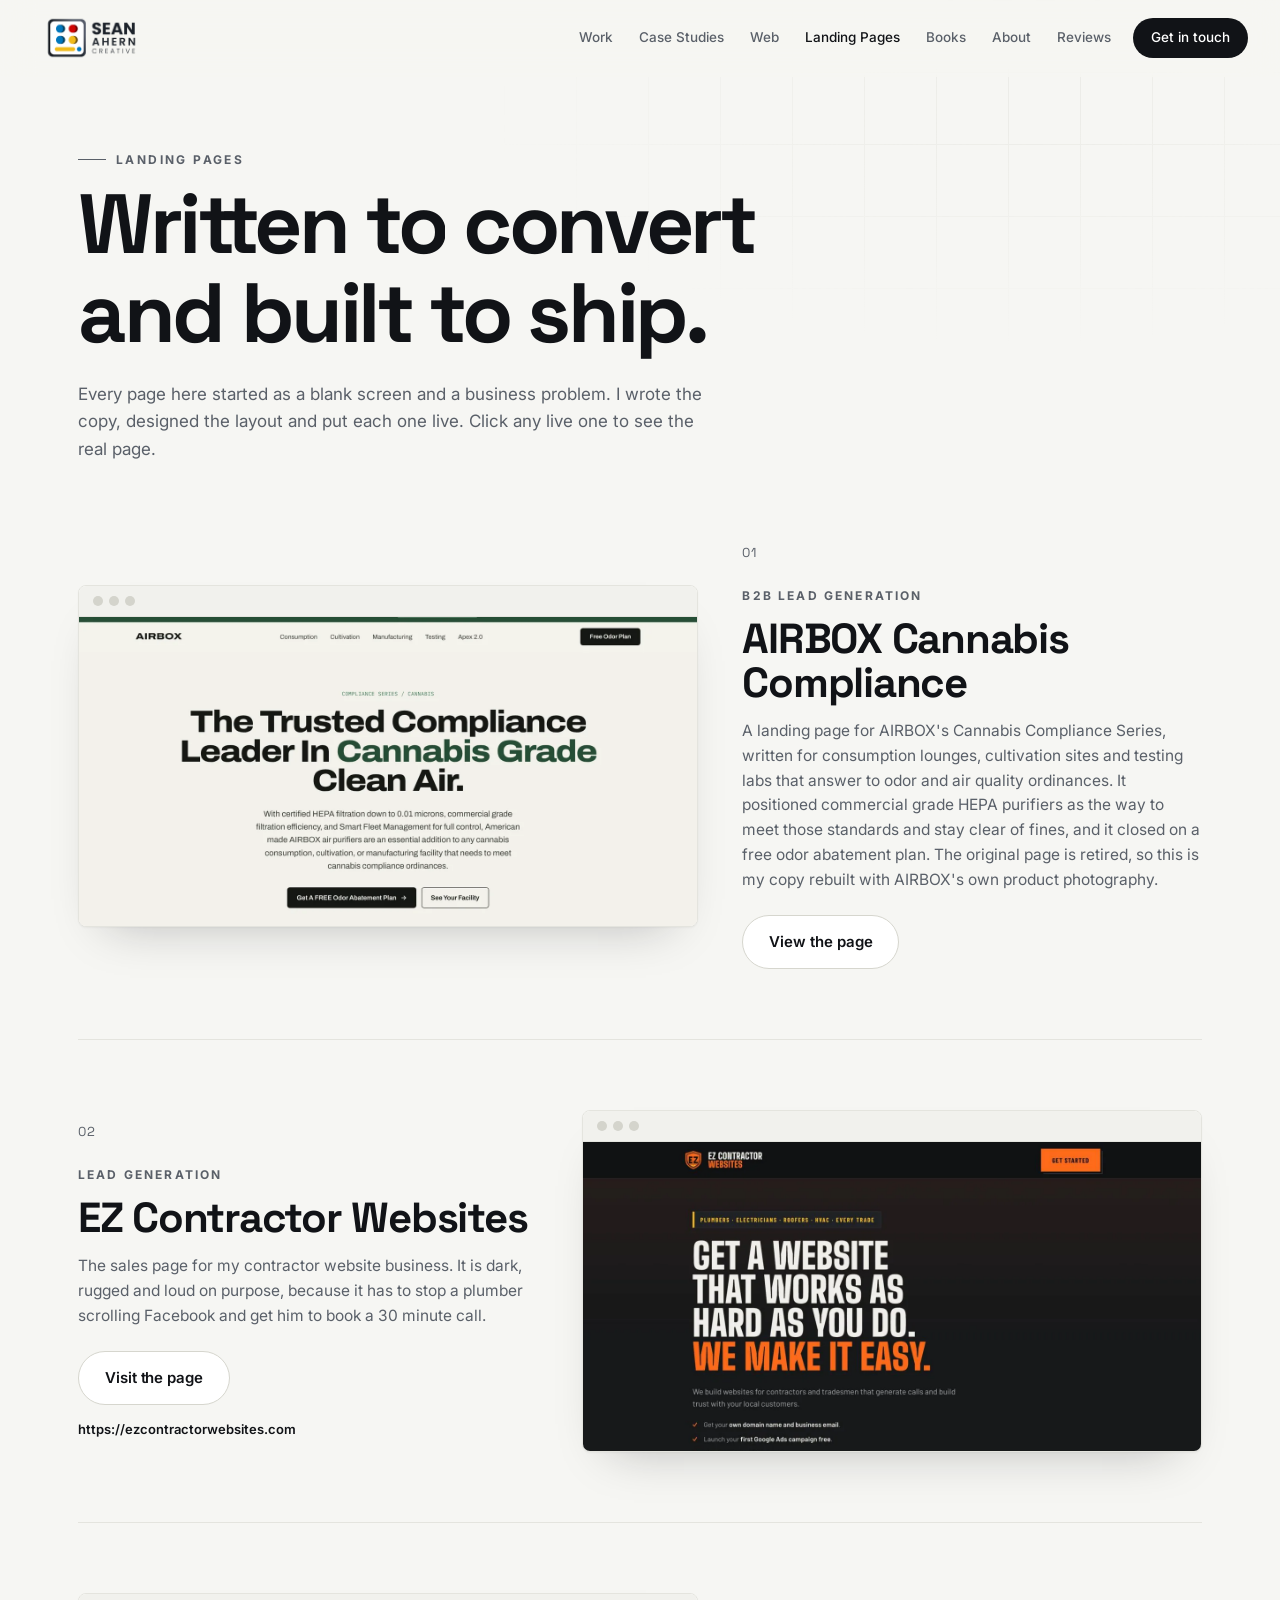
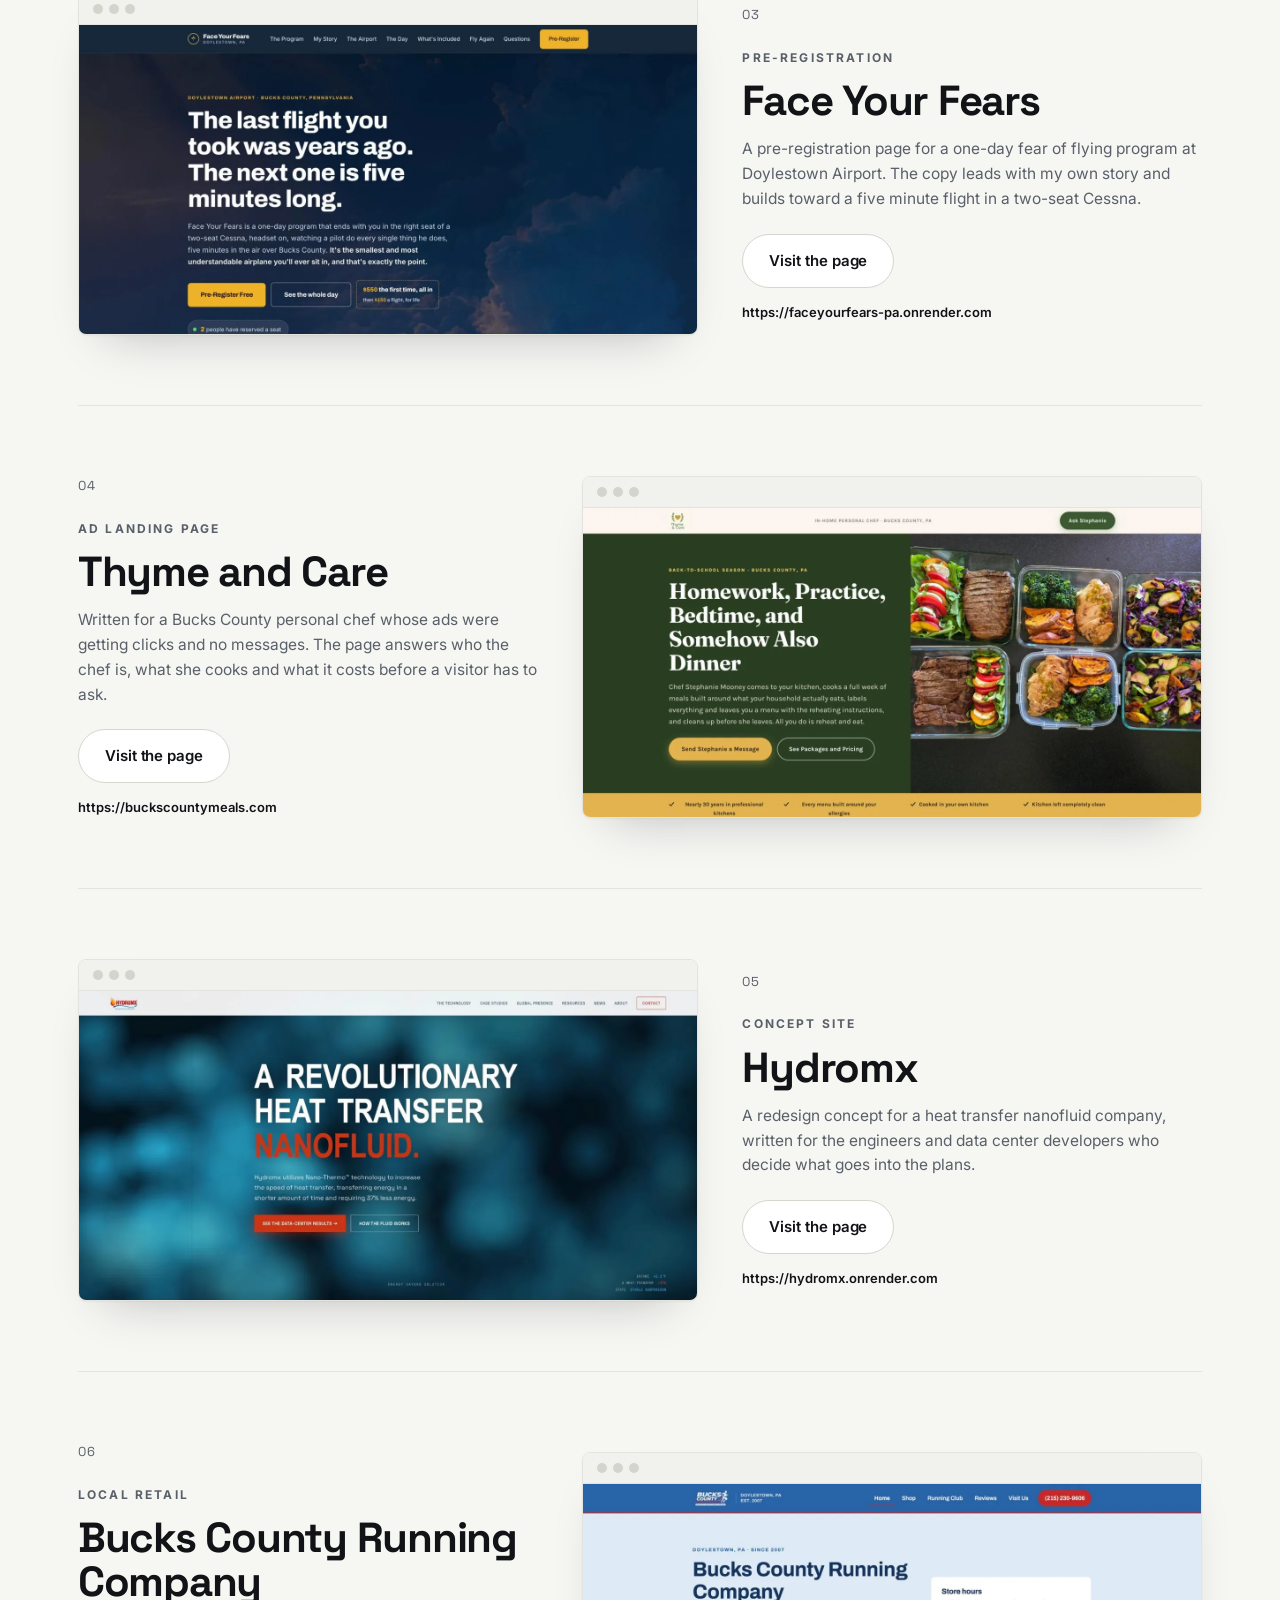
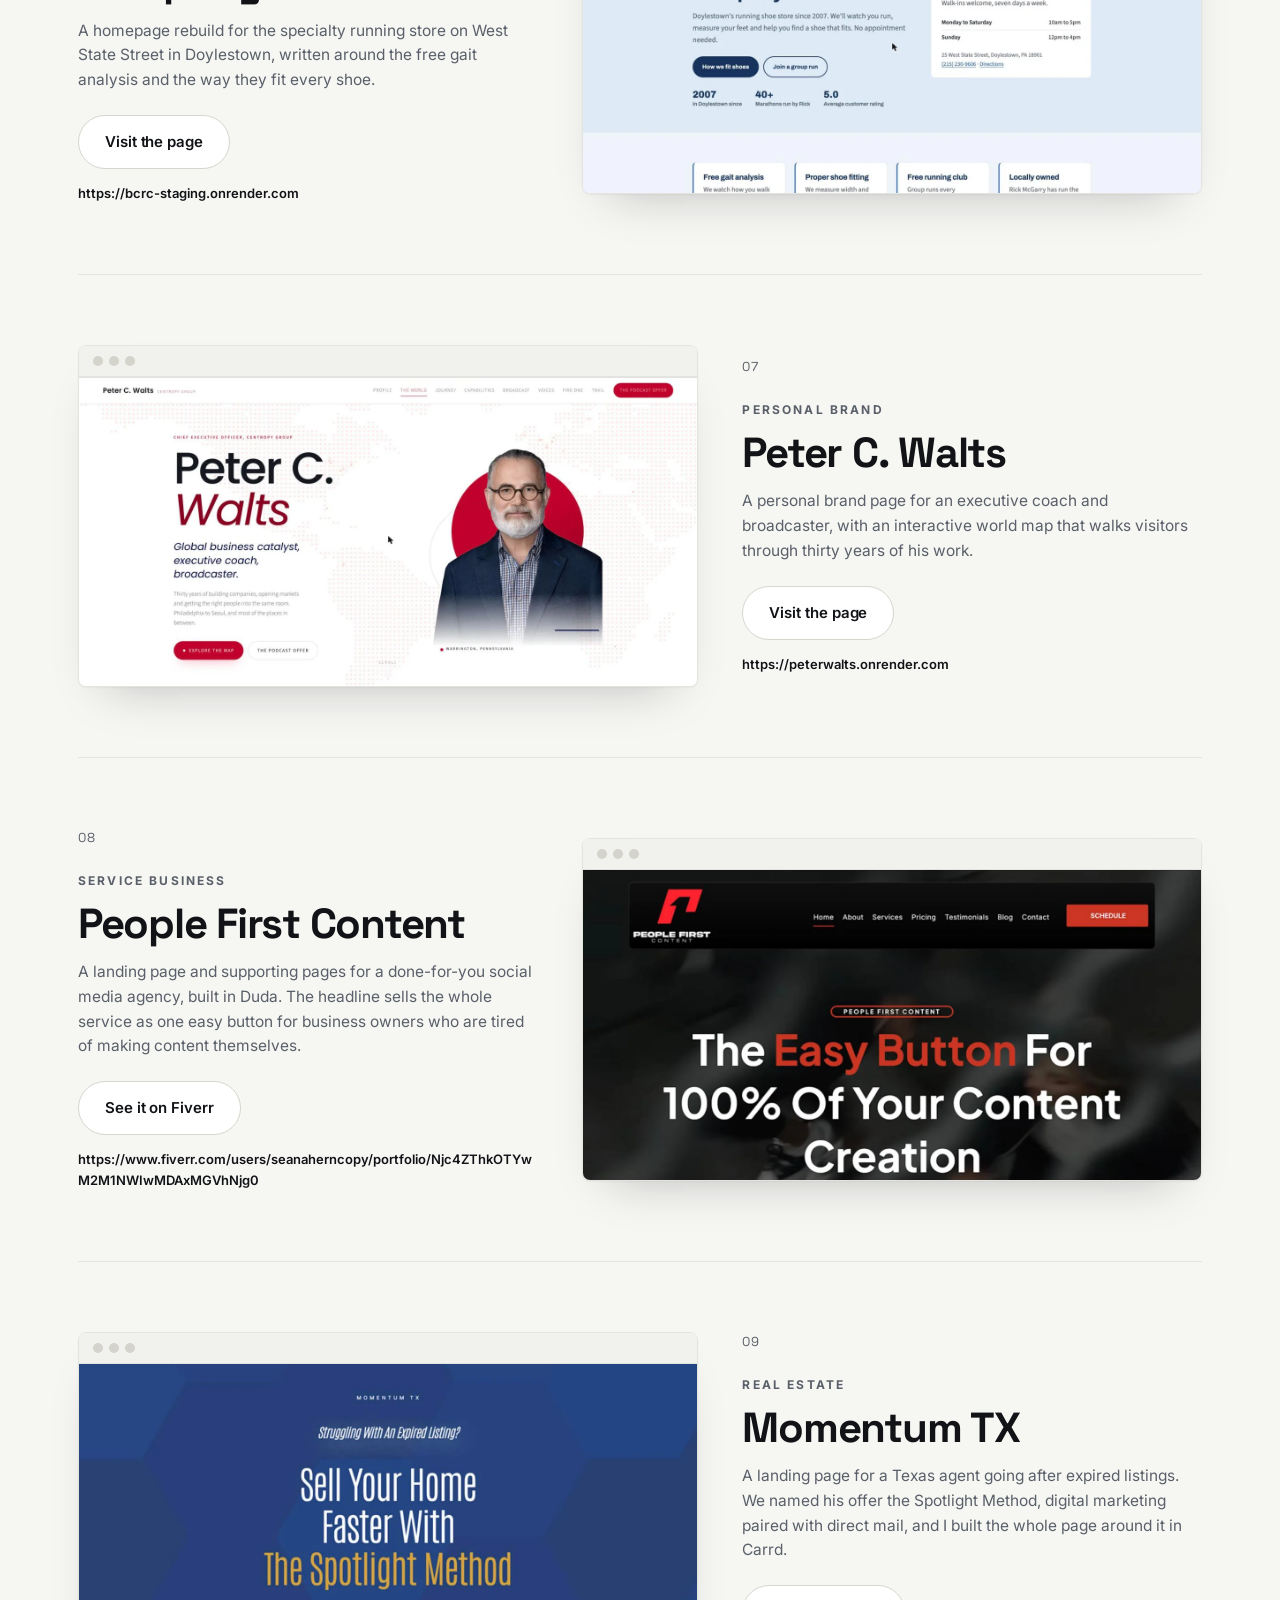
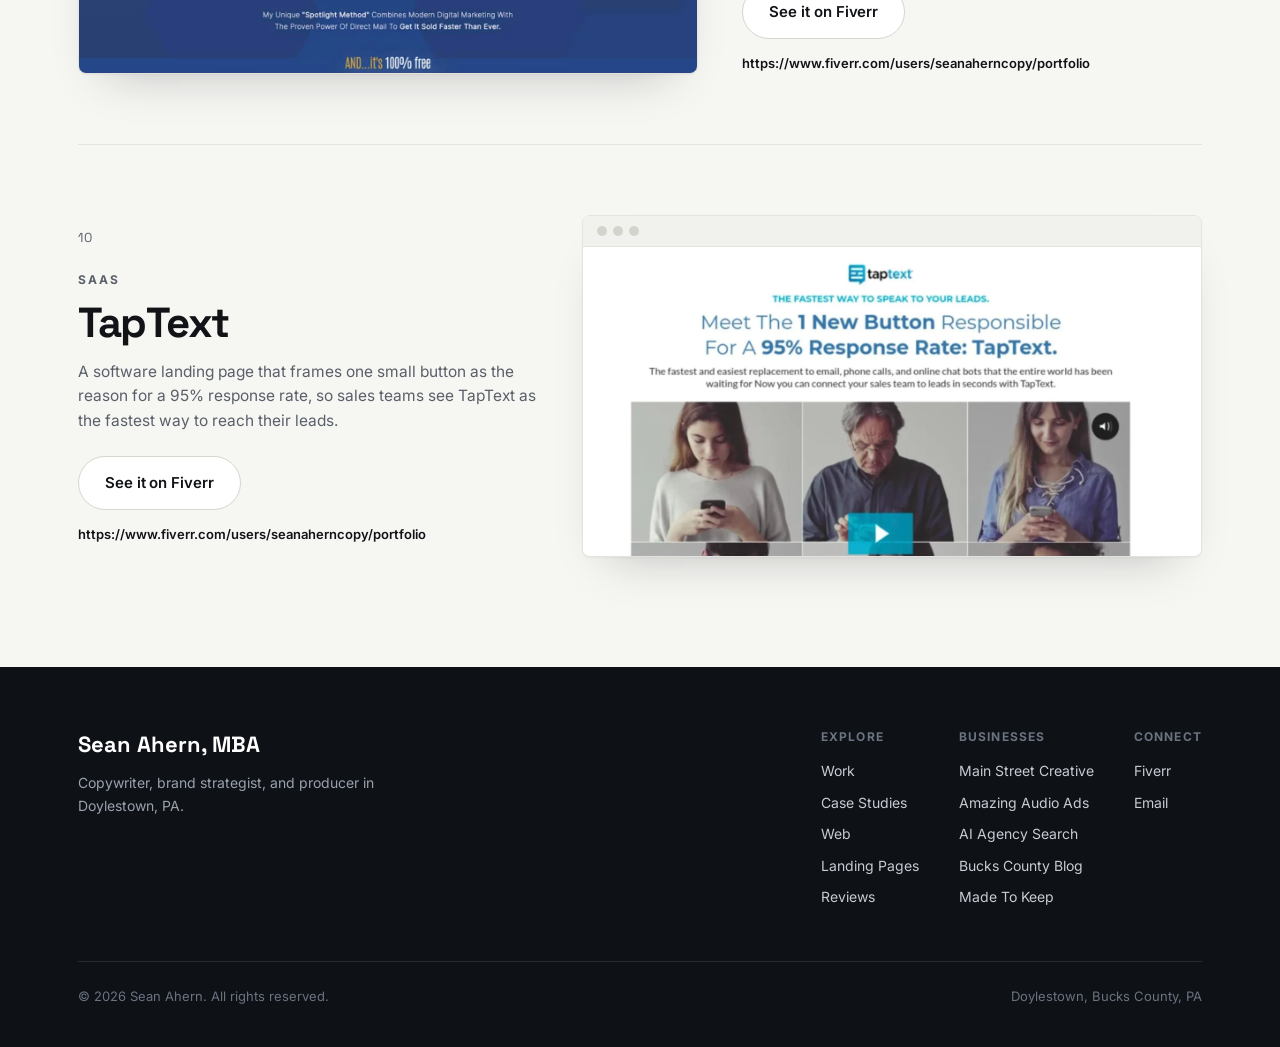
<file: landing-pages.html>
<!DOCTYPE html>
<html lang="en">
<head>
<meta charset="UTF-8">
<meta name="viewport" content="width=device-width, initial-scale=1.0">
<title>Landing Pages · Sean Ahern, MBA</title>
<link rel="icon" type="image/png" href="favicon.png">
<link rel="apple-touch-icon" href="favicon.png">
<meta name="description" content="Landing pages written, designed and launched by Sean Ahern, MBA, copywriter and marketer in Doylestown, PA.">
<link rel="preconnect" href="https://fonts.googleapis.com">
<link rel="preconnect" href="https://fonts.gstatic.com" crossorigin>
<link href="https://fonts.googleapis.com/css2?family=Inter:wght@400;500;600;700&family=Space+Grotesk:wght@500;600;700&display=swap" rel="stylesheet">
<style>
:root{
  --white:#F0F3F7; --blue:#1C52A4; --red:#D82835; --amber:#EFA812;
  --gun:#3E4249; --teal:#00A3A6; --pink:#E64E72;
  --ink:#1a1d22; --muted:#5c626b; --line:#e2e6ec; --paper:#ffffff;
  --shadow:0 18px 50px -20px rgba(30,40,60,.28); --shadow-sm:0 8px 24px -12px rgba(30,40,60,.30);
  --f-disp:"Space Grotesk","Helvetica Neue",Arial,sans-serif; --f-body:"Inter",-apple-system,system-ui,sans-serif;
}
*{margin:0;padding:0;box-sizing:border-box}
html{scroll-behavior:smooth;scroll-padding-top:84px}
body{font-family:var(--f-body);background:var(--white);color:var(--ink);line-height:1.6;-webkit-font-smoothing:antialiased;overflow-x:hidden}
img{max-width:100%;display:block}
a{color:inherit;text-decoration:none}
.wrap{max-width:1180px;margin:0 auto;padding:0 28px}
::selection{background:var(--amber);color:var(--ink)}
h1,h2,h3,.disp{font-family:var(--f-disp);letter-spacing:-.02em;line-height:1.05}
.nav{position:fixed;top:0;left:0;right:0;z-index:200;display:flex;align-items:center;justify-content:space-between;padding:16px 28px;background:rgba(240,243,247,.82);backdrop-filter:blur(14px);border-bottom:1px solid transparent;transition:.3s}
.nav.scrolled{border-bottom:1px solid var(--line);box-shadow:0 6px 24px -18px rgba(0,0,0,.4)}
.brand{font-family:var(--f-disp);font-weight:700;font-size:19px;letter-spacing:-.02em;display:flex;align-items:center}
.brand .dot{width:11px;height:11px;border-radius:3px;background:var(--red);box-shadow:5px 0 0 var(--blue),10px 0 0 var(--amber);margin-right:20px}
.nav-links{display:flex;gap:2px;align-items:center}
.nav-links a{font-size:13.5px;font-weight:500;color:var(--muted);padding:8px 11px;border-radius:8px;transition:.2s}
.nav-links a:hover{color:var(--ink);background:rgba(28,82,164,.07)}
.nav-cta{background:var(--ink);color:#fff !important;font-weight:600}
.nav-cta:hover{background:var(--blue) !important;color:#fff !important}
.burger{display:none;flex-direction:column;gap:5px;cursor:pointer;padding:8px}
.burger span{width:24px;height:2px;background:var(--ink);border-radius:2px;transition:.3s}
.hero{position:relative;padding:170px 0 90px;overflow:hidden}
.hero-bg{position:absolute;inset:0;z-index:0;pointer-events:none}
.blob{position:absolute;border-radius:50%;filter:blur(70px);opacity:.24}
.b1{width:520px;height:520px;background:var(--blue);top:-160px;right:-120px;animation:float1 16s ease-in-out infinite}
.b2{width:420px;height:420px;background:var(--red);bottom:-180px;left:-100px;animation:float2 19s ease-in-out infinite}
.b3{width:300px;height:300px;background:var(--amber);top:40%;left:55%;opacity:.16;animation:float1 22s ease-in-out infinite}
@keyframes float1{0%,100%{transform:translate(0,0)}50%{transform:translate(-40px,50px)}}
@keyframes float2{0%,100%{transform:translate(0,0)}50%{transform:translate(50px,-40px)}}
.hero .wrap{position:relative;z-index:2}
.eyebrow{display:inline-flex;align-items:center;gap:9px;font-size:12.5px;font-weight:600;letter-spacing:.14em;text-transform:uppercase;color:var(--blue);margin-bottom:22px}
.eyebrow .pulse{width:9px;height:9px;border-radius:50%;background:var(--teal);box-shadow:0 0 0 0 rgba(0,163,166,.6);animation:pulse 2s infinite}
@keyframes pulse{0%{box-shadow:0 0 0 0 rgba(0,163,166,.55)}70%{box-shadow:0 0 0 12px rgba(0,163,166,0)}100%{box-shadow:0 0 0 0 rgba(0,163,166,0)}}
h1.title{font-size:clamp(38px,6.2vw,74px);font-weight:700;max-width:15ch}
h1.title .g1{color:var(--blue)}
.roles{margin:26px 0 8px;font-size:clamp(16px,2vw,21px);font-weight:500;color:var(--muted);max-width:46ch}
.roles b{color:var(--ink);font-weight:600}
.hero-cta{margin-top:34px;display:flex;gap:14px;flex-wrap:wrap}
.btn{display:inline-flex;align-items:center;gap:9px;padding:14px 26px;border-radius:11px;font-weight:600;font-size:15px;transition:.25s;cursor:pointer;border:none}
.btn-p{background:var(--ink);color:#fff}
.btn-p:hover{background:var(--blue);transform:translateY(-2px);box-shadow:0 14px 30px -12px rgba(28,82,164,.6)}
.btn-o{background:transparent;color:var(--ink);border:1.5px solid var(--line)}
.btn-o:hover{border-color:var(--ink);transform:translateY(-2px)}
.stats{display:flex;flex-wrap:wrap;gap:14px;margin-top:56px}
.stat{flex:1;min-width:150px;padding:22px 24px;background:var(--paper);border-radius:16px;box-shadow:var(--shadow-sm);border:1px solid var(--line);position:relative;overflow:hidden}
.stat::before{content:"";position:absolute;left:0;top:0;bottom:0;width:4px}
.stat:nth-child(1)::before{background:var(--blue)}.stat:nth-child(2)::before{background:var(--red)}
.stat:nth-child(3)::before{background:var(--amber)}.stat:nth-child(4)::before{background:var(--teal)}
.stat .n{font-family:var(--f-disp);font-size:34px;font-weight:700;line-height:1}
.stat .l{font-size:13px;color:var(--muted);margin-top:6px}

section{padding:90px 0;position:relative}
.sec-head{display:flex;align-items:flex-end;justify-content:space-between;flex-wrap:wrap;gap:16px;margin-bottom:44px}
.sec-label{font-size:12.5px;font-weight:700;letter-spacing:.16em;text-transform:uppercase;color:var(--blue);display:flex;align-items:center;gap:10px;margin-bottom:14px}
.sec-label::before{content:"";width:26px;height:3px;border-radius:3px;background:var(--red)}
.sec-head h2{font-size:clamp(28px,4vw,46px);font-weight:700}
.sec-head p{color:var(--muted);max-width:40ch;font-size:15.5px}
.filters{display:flex;gap:10px;flex-wrap:wrap;margin-bottom:34px}
.chip{padding:9px 18px;border-radius:999px;font-size:13.5px;font-weight:600;background:var(--paper);border:1.5px solid var(--line);color:var(--muted);cursor:pointer;transition:.2s}
.chip:hover{border-color:var(--blue);color:var(--blue)}
.chip.on{background:var(--ink);border-color:var(--ink);color:#fff}
.masonry{column-count:3;column-gap:22px}
@media(max-width:900px){.masonry{column-count:2}}
@media(max-width:560px){.masonry{column-count:1}}
.tile{break-inside:avoid;margin-bottom:22px;position:relative;cursor:pointer;background:none;border-radius:0;box-shadow:none;transition:transform .4s cubic-bezier(.2,.8,.2,1);opacity:0;transform:translateY(26px)}
.tile.in{opacity:1;transform:none}
.tile:hover{transform:translateY(-4px)}
.tile img{width:100%;height:auto;display:block;border-radius:0;box-shadow:none}
.tile:hover img{transform:none}
.tile .ov{position:absolute;inset:0;background:linear-gradient(to top,rgba(20,24,32,.92) 0%,rgba(20,24,32,.35) 45%,transparent 72%);opacity:0;transition:.35s;display:flex;flex-direction:column;justify-content:flex-end;padding:20px}
.tile:hover .ov{opacity:1}
.tile .ov .t{color:#fff;font-family:var(--f-disp);font-weight:600;font-size:17px;line-height:1.2;transform:translateY(8px);transition:.35s .05s}
.tile:hover .ov .t{transform:none}
.tile .badge{position:absolute;top:14px;left:14px;font-size:10.5px;font-weight:700;letter-spacing:.08em;text-transform:uppercase;padding:5px 11px;border-radius:999px;color:#fff;backdrop-filter:blur(4px)}
.tile .vtag{position:absolute;top:14px;right:14px;width:38px;height:38px;border-radius:50%;background:rgba(255,255,255,.92);display:flex;align-items:center;justify-content:center;box-shadow:0 4px 14px rgba(0,0,0,.25)}
.tile .vtag svg{width:16px;height:16px;fill:var(--red);margin-left:2px}
.cat-Email{background:var(--red)}.cat-Ads{background:var(--blue)}.cat-Advertorials{background:var(--amber);color:var(--ink)!important}
.cat-Sales{background:var(--teal)}.cat-Web{background:var(--gun)}.cat-Audio{background:var(--pink)}
/* CASE STUDIES */
#cases{background:var(--paper)}
.case-grid{display:grid;grid-template-columns:repeat(3,1fr);gap:22px}
@media(max-width:900px){.case-grid{grid-template-columns:repeat(2,1fr)}}
@media(max-width:600px){.case-grid{grid-template-columns:1fr}}
.case{position:relative;border-radius:18px;padding:28px 26px;background:var(--white);border:1px solid var(--line);overflow:hidden;transition:.35s;display:flex;flex-direction:column;min-height:210px}
.case:hover{transform:translateY(-6px);box-shadow:var(--shadow);border-color:transparent}
.case::after{content:"";position:absolute;left:0;top:0;height:100%;width:5px}
.case:nth-child(6n+1)::after{background:var(--blue)}.case:nth-child(6n+2)::after{background:var(--red)}
.case:nth-child(6n+3)::after{background:var(--amber)}.case:nth-child(6n+4)::after{background:var(--teal)}
.case:nth-child(6n+5)::after{background:var(--pink)}.case:nth-child(6n+6)::after{background:var(--gun)}
.case .client{font-size:11.5px;font-weight:700;letter-spacing:.1em;text-transform:uppercase;color:var(--muted);margin-bottom:10px}
.case .headline{font-family:var(--f-disp);font-size:18px;font-weight:600;line-height:1.25;margin-bottom:auto}
.case .big{font-family:var(--f-disp);font-size:42px;font-weight:700;line-height:1;margin:18px 0 6px;color:var(--ink)}
.case:nth-child(6n+1) .big{color:var(--blue)}.case:nth-child(6n+2) .big{color:var(--red)}
.case:nth-child(6n+3) .big{color:#c68e00}.case:nth-child(6n+4) .big{color:var(--teal)}
.case:nth-child(6n+5) .big{color:var(--pink)}.case:nth-child(6n+6) .big{color:var(--gun)}
.case .metric{font-size:13px;color:var(--muted);line-height:1.4}

/* HUMAN VS AI */
#versus{background:linear-gradient(180deg,#0f1420,#141b2b);color:#fff;overflow:hidden}
#versus .sec-label{color:var(--teal)}#versus .sec-label::before{background:var(--teal)}
#versus .sec-head h2{color:#fff}#versus .sec-head p{color:#aab4c4}
.vs-wrap{display:grid;grid-template-columns:1.1fr 1fr;gap:40px;align-items:center}
@media(max-width:820px){.vs-wrap{grid-template-columns:1fr;gap:28px}}
.vs-copy p{color:#c7d0dd;font-size:16px;margin-bottom:16px}
.vs-copy .lead{font-size:20px;color:#fff;font-weight:500}
.vs-copy .em{color:var(--amber);font-weight:600}
.vs-table{background:rgba(255,255,255,.04);border:1px solid rgba(255,255,255,.12);border-radius:18px;overflow:hidden}
.vs-row{display:grid;grid-template-columns:1.4fr 1fr 1fr 1.2fr;padding:16px 20px;align-items:center;border-bottom:1px solid rgba(255,255,255,.08)}
.vs-row:last-child{border-bottom:none}
.vs-head{background:rgba(255,255,255,.06);font-size:11px;letter-spacing:.1em;text-transform:uppercase;color:#8b95a5;font-weight:700}
.vs-row .v{font-family:var(--f-disp);font-weight:600;font-size:15px}
.vs-ai{opacity:.65}
.vs-win{background:rgba(0,163,166,.1)}
.vs-win .v{color:#fff}
.vs-badge{display:inline-block;font-size:9.5px;font-weight:700;letter-spacing:.06em;background:var(--teal);color:#06231f;padding:3px 8px;border-radius:5px;margin-left:8px;vertical-align:middle}
.vs-big{font-size:19px;color:var(--teal)}
.vs-cap{font-size:12px;color:#7a8494;padding:14px 20px;background:rgba(255,255,255,.03)}
/* WEB DESIGN */
#web{background:var(--paper)}
.webgrid{display:grid;grid-template-columns:repeat(3,1fr);gap:24px}
@media(max-width:860px){.webgrid{grid-template-columns:1fr 1fr}}
@media(max-width:600px){.webgrid{grid-template-columns:1fr}}
.webcard{background:none;border:0;border-radius:0;box-shadow:none;transition:.35s;display:flex;flex-direction:column}
.webcard:hover{transform:translateY(-4px)}
.webcard .shot{position:relative;background:none}
.webcard .shot img{width:100%;height:auto;display:block;border-radius:0}
.webcard.ph .shot{display:flex;align-items:center;justify-content:center;background:linear-gradient(135deg,#5b2333,#8a2b3f)}
.webcard.ph .shot .phlogo{font-family:var(--f-disp);font-weight:700;font-size:26px;color:#fff;text-align:center;letter-spacing:.02em;padding:20px}
.webcard .meta{padding:18px 20px}
.webcard .meta h3{font-size:17px;font-weight:600;margin-bottom:5px}
.webcard .meta p{font-size:13px;color:var(--muted)}
.webcard .meta .u{font-size:12px;font-weight:600;color:var(--blue);margin-top:10px;display:inline-block}
/* BOOKS */
.books{display:grid;grid-template-columns:repeat(3,1fr);gap:28px}
@media(max-width:800px){.books{grid-template-columns:1fr}}
.book{display:flex;flex-direction:column;align-items:center;text-align:center;gap:16px}
.book .cov{position:relative;transition:.4s}
.book:hover .cov{transform:translateY(-8px) rotate(-1.5deg)}
.book .cov img{border-radius:0;max-height:300px;width:auto}
.book h3{font-size:17px;font-weight:600}
.book .link{font-size:13px;font-weight:600;color:var(--red)}

/* ABOUT */
#about{background:linear-gradient(180deg,var(--white),#e9edf3)}
.about-grid{display:grid;grid-template-columns:1.4fr 1fr;gap:48px;align-items:start}
@media(max-width:820px){.about-grid{grid-template-columns:1fr}}
.about-copy p{font-size:16px;color:#3a3f47;margin-bottom:18px}
.about-copy p.lead{font-size:20px;color:var(--ink);font-weight:500}
.pcard{background:var(--paper);border-radius:16px;padding:22px 24px;box-shadow:var(--shadow-sm);border:1px solid var(--line)}
.pcard h4{font-family:var(--f-disp);font-size:14px;letter-spacing:.04em;text-transform:uppercase;color:var(--blue);margin-bottom:12px;display:flex;align-items:center;gap:8px}
.pcard ul{list-style:none;display:flex;flex-direction:column;gap:9px}
.pcard li{font-size:14.5px;color:#3a3f47;display:flex;gap:10px;align-items:flex-start}
.pcard li::before{content:"";width:7px;height:7px;border-radius:2px;background:var(--amber);margin-top:8px;flex:none}
/* EDUCATION */
#edu{background:#07294D;color:#fff;position:relative;overflow:hidden}
#edu .sec-label{color:#FFC600}#edu .sec-label::before{background:#FFC600}
#edu .sec-head h2{color:#fff}#edu .sec-head p{color:#b9c6d8}
.edu-wrap{display:grid;grid-template-columns:auto 1fr;gap:36px;align-items:center;background:rgba(255,255,255,.04);border:1px solid rgba(255,255,255,.12);border-radius:20px;padding:38px}
@media(max-width:720px){.edu-wrap{grid-template-columns:1fr;text-align:center}}
.drexel-logo{display:flex;flex-direction:column;align-items:center;gap:16px;padding-right:36px;border-right:1px solid rgba(255,255,255,.14)}
@media(max-width:720px){.drexel-logo{border-right:none;border-bottom:1px solid rgba(255,255,255,.14);padding-right:0;padding-bottom:26px}}
.drexel-logo .logobox{background:#fff;border-radius:12px;padding:20px 22px;box-shadow:0 12px 30px -12px rgba(0,0,0,.5)}
.drexel-logo .logobox img{width:190px;height:auto;display:block}
.edu-body h3{font-size:22px;font-weight:600;margin-bottom:6px}
.edu-body .deg{color:#FFC600;font-weight:600;font-size:14px;letter-spacing:.03em;margin-bottom:16px}
.edu-body p{color:#c7d3e2;font-size:15px;margin-bottom:14px}
.edu-tags{display:flex;gap:9px;flex-wrap:wrap;margin-top:8px}
.edu-tag{font-size:12.5px;font-weight:600;background:rgba(255,198,0,.14);color:#FFC600;border:1px solid rgba(255,198,0,.3);padding:6px 13px;border-radius:999px}
/* LIGHTBOX */
.lb{position:fixed;inset:0;z-index:500;background:rgba(15,19,26,.86);backdrop-filter:blur(8px);display:none;align-items:center;justify-content:center;padding:32px;opacity:0;transition:opacity .3s}
.lb.on{display:flex;opacity:1}
.lb-inner{background:var(--paper);border-radius:18px;max-width:920px;width:100%;max-height:90vh;overflow:hidden;display:grid;grid-template-columns:1.5fr 1fr;transform:scale(.94);transition:transform .3s;box-shadow:0 40px 100px -20px rgba(0,0,0,.6)}
.lb.on .lb-inner{transform:none}
@media(max-width:760px){.lb-inner{grid-template-columns:1fr;max-height:92vh;overflow-y:auto}}
.lb-media{background:#0d1016;display:flex;align-items:center;justify-content:center;min-height:300px}
.lb-media img,.lb-media video{width:100%;height:100%;max-height:90vh;object-fit:contain}
.lb-side{padding:34px;display:flex;flex-direction:column;overflow-y:auto}
.lb-side .badge{align-self:flex-start;font-size:11px;font-weight:700;letter-spacing:.08em;text-transform:uppercase;padding:6px 13px;border-radius:999px;color:#fff;margin-bottom:16px}
.lb-side h3{font-size:24px;font-weight:700;margin-bottom:14px}
.lb-side p{font-size:15px;color:#3a3f47;line-height:1.7}
.lb-close{position:absolute;top:20px;right:24px;width:44px;height:44px;border-radius:50%;background:rgba(255,255,255,.14);border:none;color:#fff;font-size:22px;cursor:pointer;z-index:3;transition:.2s}
.lb-close:hover{background:var(--red);transform:rotate(90deg)}
.lb-nav{position:absolute;top:50%;transform:translateY(-50%);width:50px;height:50px;border-radius:50%;background:rgba(255,255,255,.14);border:none;color:#fff;font-size:24px;cursor:pointer;z-index:3;transition:.2s}
.lb-nav:hover{background:var(--blue)}
.lb-prev{left:24px}.lb-next{right:24px}
@media(max-width:760px){.lb-nav{display:none}}

/* REVIEWS */
#reviews{background:var(--paper)}
.rv-tools{display:flex;gap:12px;flex-wrap:wrap;margin-bottom:20px;align-items:center}
.rv-search{flex:1;min-width:220px;display:flex;align-items:center;gap:10px;background:var(--white);border:1.5px solid var(--line);border-radius:11px;padding:11px 16px}
.rv-search input{border:none;background:none;outline:none;font-size:14.5px;width:100%;font-family:inherit}
.rv-sort{background:var(--white);border:1.5px solid var(--line);border-radius:11px;padding:11px 16px;font-size:14px;font-weight:600;font-family:inherit;cursor:pointer}
.fv-tag{display:inline-flex;align-items:center;gap:6px;font-size:12px;font-weight:600;color:#1dbf73}
.fv-tag svg{width:14px;height:14px}
.rv-grid{columns:3;column-gap:20px}
@media(max-width:900px){.rv-grid{columns:2}}
@media(max-width:600px){.rv-grid{columns:1}}
.rv{break-inside:avoid;margin-bottom:20px;background:var(--white);border:1px solid var(--line);border-radius:14px;padding:20px 22px}
.rv-top{display:flex;align-items:center;gap:12px;margin-bottom:12px}
.rv-av{width:40px;height:40px;border-radius:50%;background:var(--blue);color:#fff;display:flex;align-items:center;justify-content:center;font-weight:700;font-size:16px;flex:none}
.rv-u{font-weight:600;font-size:14.5px}
.rv-c{font-size:12.5px;color:var(--muted)}
.rv-stars{color:var(--amber);font-size:14px;letter-spacing:1px;margin-bottom:8px}
.rv-body{font-size:14px;color:#3a3f47;line-height:1.6}
.rv-foot{display:flex;justify-content:space-between;align-items:center;margin-top:14px;padding-top:14px;border-top:1px solid var(--line);font-size:12px;color:var(--muted)}
.rv-repeat{color:var(--teal);font-weight:600}
.rv-more{display:block;margin:36px auto 0;padding:13px 30px}
.rv-count{font-size:13px;color:var(--muted);margin-bottom:20px}
footer{background:var(--ink);color:#fff;padding:60px 0 40px}
.foot-grid{display:flex;justify-content:space-between;align-items:flex-start;flex-wrap:wrap;gap:30px}
.foot-brand{font-family:var(--f-disp);font-size:22px;font-weight:700}
.foot-brand p{font-size:14px;color:#9aa2ad;font-weight:400;margin-top:10px;max-width:34ch;font-family:var(--f-body)}
.foot-links{display:flex;gap:40px;flex-wrap:wrap}
.foot-col h5{font-size:12px;letter-spacing:.1em;text-transform:uppercase;color:#6b7280;margin-bottom:14px}
.foot-col a{display:block;font-size:14px;color:#c7ccd3;margin-bottom:9px;transition:.2s}
.foot-col a:hover{color:var(--amber)}
.foot-bot{margin-top:44px;padding-top:24px;border-top:1px solid rgba(255,255,255,.1);font-size:13px;color:#6b7280;display:flex;justify-content:space-between;flex-wrap:wrap;gap:10px}
.reveal{opacity:0;transform:translateY(30px);transition:opacity .7s cubic-bezier(.2,.8,.2,1),transform .7s cubic-bezier(.2,.8,.2,1)}
.reveal.in{opacity:1;transform:none}
.reveal.d1{transition-delay:.08s}.reveal.d2{transition-delay:.16s}.reveal.d3{transition-delay:.24s}
@media(max-width:820px){
  .nav-links{position:fixed;top:0;right:0;bottom:0;width:78%;max-width:320px;background:var(--paper);flex-direction:column;align-items:flex-start;padding:90px 28px;gap:2px;transform:translateX(100%);transition:.35s;box-shadow:-20px 0 50px -20px rgba(0,0,0,.3);overflow-y:auto}
  .nav-links.open{transform:none}
  .nav-links a{width:100%;font-size:16px;padding:12px 0}
  .burger{display:flex}
}
</style>
<style>
.lp-hero{padding:150px 0 40px}
.lp-hero h1{font-size:clamp(36px,6vw,68px);font-weight:700;max-width:16ch}
.lp-hero p{color:var(--muted);font-size:17px;max-width:58ch;margin-top:20px}
.lp-list{display:flex;flex-direction:column;gap:70px;padding:40px 0 110px}
.lp-item{display:grid;grid-template-columns:1.35fr 1fr;gap:44px;align-items:center}
.lp-item:nth-child(even){grid-template-columns:1fr 1.35fr}.lp-item:nth-child(even) .lp-shot{order:2}
.lp-shot{display:block;border-radius:14px;overflow:hidden;box-shadow:var(--shadow);background:var(--paper);transition:.35s}
.lp-shot:hover{transform:translateY(-4px);box-shadow:0 26px 60px -22px rgba(30,40,60,.38)}
.lp-shot .bar{display:flex;gap:6px;padding:10px 14px;background:#e9edf2;border-bottom:1px solid var(--line)}
.lp-shot .bar i{width:10px;height:10px;border-radius:50%;background:#cfd5dd}
.lp-shot img{width:100%;height:auto}
.lp-tag{display:inline-block;font-size:12px;font-weight:700;letter-spacing:.12em;text-transform:uppercase;color:var(--blue);margin-bottom:12px}
.lp-copy h2{font-size:clamp(24px,3vw,34px);font-weight:700;margin-bottom:14px}
.lp-copy p{color:var(--muted);font-size:15.5px;margin-bottom:22px}
.lp-copy .u{display:block;font-size:13px;font-weight:600;color:var(--blue);margin-top:14px;word-break:break-all}
@media(max-width:860px){.lp-item,.lp-item:nth-child(even){grid-template-columns:1fr;gap:22px}.lp-item:nth-child(even) .lp-shot{order:0}.lp-list{gap:56px}}
</style>
<link rel="stylesheet" href="site.css">
</head>
<body>
<nav class="nav" id="nav">
  <a href="index.html" class="brand"><img src="logo-full.png" alt="Sean Ahern Creative" style="height:48px;width:auto;display:block"></a>
  <div class="nav-links" id="navlinks">
    <a href="index.html#work">Work</a>
    <a href="index.html#cases">Case Studies</a>
    <a href="index.html#web">Web</a>
    <a href="landing-pages.html" style="color:var(--ink)">Landing Pages</a>
    <a href="index.html#books">Books</a>
    <a href="index.html#about">About</a>
    <a href="index.html#reviews">Reviews</a>
    <a href="mailto:sean@mainstreetmakes.com" class="nav-cta">Get in touch</a>
  </div>
  <div class="burger" id="burger"><span></span><span></span><span></span></div>
</nav>
<header class="lp-hero">
  <div class="wrap">
    <div class="sec-label reveal">Landing Pages</div>
    <h1 class="reveal d1">Written to convert and built to ship.</h1>
    <p class="reveal d2">Every page here started as a blank screen and a business problem. I wrote the copy, designed the layout and put each one live. Click any live one to see the real page.</p>
  </div>
</header>
<main class="wrap"><div class="lp-list">
    <article class="lp-item reveal">
      <a class="lp-shot" href="work/airbox/" target="_blank" rel="noopener"><div class="bar"><i></i><i></i><i></i></div><img loading="lazy" src="lp/airbox-cannabis.webp" alt="AIRBOX Cannabis Compliance Series landing page" width="1400" height="700"></a>
      <div class="lp-copy"><span class="lp-num">01</span><span class="lp-tag">B2B Lead Generation</span><h2>AIRBOX Cannabis Compliance</h2><p>A landing page for AIRBOX's Cannabis Compliance Series, written for consumption lounges, cultivation sites and testing labs that answer to odor and air quality ordinances. It positioned commercial grade HEPA purifiers as the way to meet those standards and stay clear of fines, and it closed on a free odor abatement plan. The original page is retired, so this is my copy rebuilt with AIRBOX's own product photography.</p><a class="btn btn-o" href="work/airbox/" target="_blank" rel="noopener">View the page</a></div>
    </article>
    <article class="lp-item reveal">
      <a class="lp-shot" href="https://ezcontractorwebsites.com" target="_blank" rel="noopener"><div class="bar"><i></i><i></i><i></i></div><img loading="lazy" src="lp/ezcontractor.webp" alt="EZ Contractor Websites landing page" width="1400" height="700"></a>
      <div class="lp-copy"><span class="lp-num">02</span><span class="lp-tag">Lead Generation</span><h2>EZ Contractor Websites</h2><p>The sales page for my contractor website business. It is dark, rugged and loud on purpose, because it has to stop a plumber scrolling Facebook and get him to book a 30 minute call.</p><a class="btn btn-o" href="https://ezcontractorwebsites.com" target="_blank" rel="noopener">Visit the page</a><span class="u">https://ezcontractorwebsites.com</span></div>
    </article>
    <article class="lp-item reveal">
      <a class="lp-shot" href="https://faceyourfears-pa.onrender.com" target="_blank" rel="noopener"><div class="bar"><i></i><i></i><i></i></div><img loading="lazy" src="lp/faceyourfears.webp" alt="Face Your Fears landing page" width="1400" height="700"></a>
      <div class="lp-copy"><span class="lp-num">03</span><span class="lp-tag">Pre-Registration</span><h2>Face Your Fears</h2><p>A pre-registration page for a one-day fear of flying program at Doylestown Airport. The copy leads with my own story and builds toward a five minute flight in a two-seat Cessna.</p><a class="btn btn-o" href="https://faceyourfears-pa.onrender.com" target="_blank" rel="noopener">Visit the page</a><span class="u">https://faceyourfears-pa.onrender.com</span></div>
    </article>
    <article class="lp-item reveal">
      <a class="lp-shot" href="https://buckscountymeals.com" target="_blank" rel="noopener"><div class="bar"><i></i><i></i><i></i></div><img loading="lazy" src="lp/buckscountymeals.webp" alt="Thyme and Care landing page" width="1400" height="700"></a>
      <div class="lp-copy"><span class="lp-num">04</span><span class="lp-tag">Ad Landing Page</span><h2>Thyme and Care</h2><p>Written for a Bucks County personal chef whose ads were getting clicks and no messages. The page answers who the chef is, what she cooks and what it costs before a visitor has to ask.</p><a class="btn btn-o" href="https://buckscountymeals.com" target="_blank" rel="noopener">Visit the page</a><span class="u">https://buckscountymeals.com</span></div>
    </article>
    <article class="lp-item reveal">
      <a class="lp-shot" href="https://hydromx.onrender.com" target="_blank" rel="noopener"><div class="bar"><i></i><i></i><i></i></div><img loading="lazy" src="lp/hydromx.webp" alt="Hydromx landing page" width="1400" height="700"></a>
      <div class="lp-copy"><span class="lp-num">05</span><span class="lp-tag">Concept Site</span><h2>Hydromx</h2><p>A redesign concept for a heat transfer nanofluid company, written for the engineers and data center developers who decide what goes into the plans.</p><a class="btn btn-o" href="https://hydromx.onrender.com" target="_blank" rel="noopener">Visit the page</a><span class="u">https://hydromx.onrender.com</span></div>
    </article>
    <article class="lp-item reveal">
      <a class="lp-shot" href="https://bcrc-staging.onrender.com" target="_blank" rel="noopener"><div class="bar"><i></i><i></i><i></i></div><img loading="lazy" src="lp/bcrc.webp" alt="Bucks County Running Company landing page" width="1400" height="700"></a>
      <div class="lp-copy"><span class="lp-num">06</span><span class="lp-tag">Local Retail</span><h2>Bucks County Running Company</h2><p>A homepage rebuild for the specialty running store on West State Street in Doylestown, written around the free gait analysis and the way they fit every shoe.</p><a class="btn btn-o" href="https://bcrc-staging.onrender.com" target="_blank" rel="noopener">Visit the page</a><span class="u">https://bcrc-staging.onrender.com</span></div>
    </article>
    <article class="lp-item reveal">
      <a class="lp-shot" href="https://peterwalts.onrender.com" target="_blank" rel="noopener"><div class="bar"><i></i><i></i><i></i></div><img loading="lazy" src="lp/peterwalts.webp" alt="Peter C. Walts landing page" width="1400" height="700"></a>
      <div class="lp-copy"><span class="lp-num">07</span><span class="lp-tag">Personal Brand</span><h2>Peter C. Walts</h2><p>A personal brand page for an executive coach and broadcaster, with an interactive world map that walks visitors through thirty years of his work.</p><a class="btn btn-o" href="https://peterwalts.onrender.com" target="_blank" rel="noopener">Visit the page</a><span class="u">https://peterwalts.onrender.com</span></div>
    </article>
    <article class="lp-item reveal">
      <a class="lp-shot" href="https://www.fiverr.com/users/seanaherncopy/portfolio/Njc4ZThkOTYwM2M1NWIwMDAxMGVhNjg0" target="_blank" rel="noopener"><div class="bar"><i></i><i></i><i></i></div><img loading="lazy" src="lp/peoplefirst.webp" alt="People First Content landing page" width="1400" height="700"></a>
      <div class="lp-copy"><span class="lp-num">08</span><span class="lp-tag">Service Business</span><h2>People First Content</h2><p>A landing page and supporting pages for a done-for-you social media agency, built in Duda. The headline sells the whole service as one easy button for business owners who are tired of making content themselves.</p><a class="btn btn-o" href="https://www.fiverr.com/users/seanaherncopy/portfolio/Njc4ZThkOTYwM2M1NWIwMDAxMGVhNjg0" target="_blank" rel="noopener">See it on Fiverr</a><span class="u">https://www.fiverr.com/users/seanaherncopy/portfolio/Njc4ZThkOTYwM2M1NWIwMDAxMGVhNjg0</span></div>
    </article>
    <article class="lp-item reveal">
      <a class="lp-shot" href="https://www.fiverr.com/users/seanaherncopy/portfolio" target="_blank" rel="noopener"><div class="bar"><i></i><i></i><i></i></div><img loading="lazy" src="lp/momentum-tx.webp" alt="Momentum TX landing page" width="1400" height="700"></a>
      <div class="lp-copy"><span class="lp-num">09</span><span class="lp-tag">Real Estate</span><h2>Momentum TX</h2><p>A landing page for a Texas agent going after expired listings. We named his offer the Spotlight Method, digital marketing paired with direct mail, and I built the whole page around it in Carrd.</p><a class="btn btn-o" href="https://www.fiverr.com/users/seanaherncopy/portfolio" target="_blank" rel="noopener">See it on Fiverr</a><span class="u">https://www.fiverr.com/users/seanaherncopy/portfolio</span></div>
    </article>
    <article class="lp-item reveal">
      <a class="lp-shot" href="https://www.fiverr.com/users/seanaherncopy/portfolio" target="_blank" rel="noopener"><div class="bar"><i></i><i></i><i></i></div><img loading="lazy" src="lp/taptext.webp" alt="TapText landing page" width="1400" height="700"></a>
      <div class="lp-copy"><span class="lp-num">10</span><span class="lp-tag">SaaS</span><h2>TapText</h2><p>A software landing page that frames one small button as the reason for a 95% response rate, so sales teams see TapText as the fastest way to reach their leads.</p><a class="btn btn-o" href="https://www.fiverr.com/users/seanaherncopy/portfolio" target="_blank" rel="noopener">See it on Fiverr</a><span class="u">https://www.fiverr.com/users/seanaherncopy/portfolio</span></div>
    </article>
</div></main>
<footer>
  <div class="wrap">
    <div class="foot-grid">
      <div class="foot-brand">Sean Ahern, MBA<p>Copywriter, brand strategist, and producer in Doylestown, PA.</p></div>
      <div class="foot-links">
        <div class="foot-col"><h5>Explore</h5><a href="index.html#work">Work</a><a href="index.html#cases">Case Studies</a><a href="index.html#web">Web</a><a href="landing-pages.html">Landing Pages</a><a href="index.html#reviews">Reviews</a></div>
        <div class="foot-col"><h5>Businesses</h5><a href="https://mainstreetmakes.com" target="_blank" rel="noopener">Main Street Creative</a><a href="https://amazingaudioads.com" target="_blank" rel="noopener">Amazing Audio Ads</a><a href="https://aiagencysearch.com" target="_blank" rel="noopener">AI Agency Search</a><a href="https://buckscountyblog.com" target="_blank" rel="noopener">Bucks County Blog</a><a href="https://madetokeep.agency" target="_blank" rel="noopener">Made To Keep</a></div>
        <div class="foot-col"><h5>Connect</h5><a href="https://www.fiverr.com/seanaherncopy" target="_blank" rel="noopener">Fiverr</a><a href="mailto:sean@mainstreetmakes.com">Email</a></div>
      </div>
    </div>
    <div class="foot-bot"><span>&copy; 2026 Sean Ahern. All rights reserved.</span><span>Doylestown, Bucks County, PA</span></div>
  </div>
</footer>
<script>
(function(){
  var nav=document.getElementById('nav'),b=document.getElementById('burger'),l=document.getElementById('navlinks');
  window.addEventListener('scroll',function(){nav.classList.toggle('scrolled',window.scrollY>20)});
  b.addEventListener('click',function(){l.classList.toggle('open')});
  var io=new IntersectionObserver(function(es){es.forEach(function(e){if(e.isIntersecting){e.target.classList.add('in');io.unobserve(e.target)}})},{threshold:.12});
  document.querySelectorAll('.reveal').forEach(function(el){io.observe(el)});
})();
</script>
<script src="site.js" defer></script>
</body>
</html>
</file>
<file: site.css>
/* Sean Ahern Digital: refined design layer (loads after the page's base styles) */
:root{
  --white:#F6F6F3; --paper:#FFFFFF; --ink:#111317; --muted:#5A6069; --line:#E4E4DE; --line-2:#D6D6CE;
  --blue:#1B4FA0; --blue-ink:#163F80; --red:#C8323C; --amber:#D9A21B; --teal:#0F8F92;
  --shadow:0 1px 2px rgba(17,19,23,.04),0 24px 48px -28px rgba(17,19,23,.28);
  --shadow-sm:0 1px 2px rgba(17,19,23,.04),0 10px 24px -18px rgba(17,19,23,.30);
  --ease:cubic-bezier(.16,1,.3,1);
}
body{background:var(--white);color:var(--ink);text-rendering:optimizeLegibility}
::selection{background:var(--ink);color:#fff}
h1,h2,h3,.disp{letter-spacing:-.025em}

/* Scroll progress */
.sx-progress{position:fixed;top:0;left:0;height:2px;width:100%;background:var(--ink);transform-origin:0 50%;transform:scaleX(0);z-index:300;pointer-events:none}

/* Navigation */
.nav{background:rgba(246,246,243,.78);backdrop-filter:saturate(1.4) blur(16px);-webkit-backdrop-filter:saturate(1.4) blur(16px);padding:14px 32px}
.nav.scrolled{border-bottom:1px solid var(--line);box-shadow:none}
.nav-links a{position:relative;color:var(--muted);border-radius:0;padding:8px 12px}
.nav-links a:hover{background:none;color:var(--ink)}
.nav-links a:not(.nav-cta)::after{content:"";position:absolute;left:12px;right:12px;bottom:3px;height:1px;background:var(--ink);transform:scaleX(0);transform-origin:right;transition:transform .45s var(--ease)}
.nav-links a:not(.nav-cta):hover::after,.nav-links a.is-active::after{transform:scaleX(1);transform-origin:left}
.nav-links a.is-active{color:var(--ink)}
.nav-cta{border-radius:999px !important;padding:9px 18px !important;margin-left:8px}
.nav-cta:hover{background:var(--blue) !important}

/* Hero: no colored blobs, a quiet grid instead */
.hero-bg{display:none !important}
.hero{padding:180px 0 40px;background:var(--white)}
#work{padding-top:90px}
.hero::before{content:"";position:absolute;inset:0;background-image:linear-gradient(var(--line) 1px,transparent 1px),linear-gradient(90deg,var(--line) 1px,transparent 1px);background-size:72px 72px;opacity:.55;-webkit-mask-image:radial-gradient(ellipse 70% 60% at 70% 30%,#000 10%,transparent 70%);mask-image:radial-gradient(ellipse 70% 60% at 70% 30%,#000 10%,transparent 70%);pointer-events:none}
.eyebrow{color:var(--muted);letter-spacing:.18em}
.eyebrow .pulse{background:var(--blue);animation:sxPulse 2.4s infinite}
@keyframes sxPulse{0%{box-shadow:0 0 0 0 rgba(27,79,160,.45)}70%{box-shadow:0 0 0 12px rgba(27,79,160,0)}100%{box-shadow:0 0 0 0 rgba(27,79,160,0)}}
h1.title{font-size:clamp(44px,7.4vw,96px);letter-spacing:-.04em;line-height:.98}
h1.title .g1{color:var(--blue)}
.roles{color:var(--muted);font-weight:400;max-width:52ch}
.btn{border-radius:999px;padding:14px 26px;letter-spacing:-.005em;transition:background .3s var(--ease),color .3s var(--ease),border-color .3s var(--ease),transform .45s var(--ease),box-shadow .45s var(--ease)}
.btn-p{background:var(--ink)}
.btn-p:hover{background:var(--blue);transform:translateY(-2px);box-shadow:0 16px 32px -18px rgba(27,79,160,.7)}
.btn-p svg{transition:transform .45s var(--ease)}
.btn-p:hover svg{transform:translateX(4px)}
.btn-o{border:1px solid var(--line-2);background:var(--paper)}
.btn-o:hover{border-color:var(--ink)}

/* Stats as one clean strip */
.stats{gap:0;margin-top:72px;border-top:1px solid var(--line-2);border-bottom:1px solid var(--line-2)}
.stat{background:none;border:0;border-radius:0;box-shadow:none;padding:28px 28px 26px 0}
.stat+.stat{padding-left:28px;border-left:1px solid var(--line)}
.stat::before{display:none}
.stat .n{font-size:clamp(34px,4vw,48px);letter-spacing:-.03em}
.stat .l{font-size:12.5px;letter-spacing:.06em;text-transform:uppercase}
@media(max-width:700px){.stat{flex:1 1 50%;padding:22px 16px 20px 0}.stat+.stat{padding-left:16px}.stat:nth-child(3){border-left:0;padding-left:0;border-top:1px solid var(--line)}.stat:nth-child(4){border-top:1px solid var(--line)}}

/* Sections */
section{padding:120px 0}
@media(max-width:700px){section{padding:84px 0}}
#cases,#web,#reviews{background:var(--paper)}
#about{background:var(--white)}
#versus{background:#0E1116}
section+section{border-top:1px solid var(--line)}
#versus,#edu{border-top:0}
.sec-head{margin-bottom:56px;gap:24px}
.sec-label{color:var(--muted);letter-spacing:.2em;font-size:12px}
.sec-label::before{width:28px;height:1px;border-radius:0;background:currentColor;transform-origin:left;transition:transform 1s var(--ease) .1s}
.sx .sec-label::before{transform:scaleX(0)}
.sec-head h2{font-size:clamp(32px,4.6vw,60px);letter-spacing:-.035em}
.sec-head p{font-size:16px}
#versus .sec-label,#edu .sec-label{color:rgba(255,255,255,.62)}

/* Section entrance: label rule draws, heading lifts out of a mask */
.sx .sec-head h2,.sx .lp-hero h1{clip-path:inset(0 0 100% 0);transform:translateY(28px);transition:clip-path 1.1s var(--ease),transform 1.1s var(--ease)}
.sx.sx-in .sec-head h2,.sx.sx-in .lp-hero h1{clip-path:inset(0 0 -10% 0);transform:none}
.sx.sx-in .sec-label::before{transform:scaleX(1)}

/* Reveal with a soft blur */
.reveal{transform:translateY(28px);filter:blur(6px);transition:opacity 1s var(--ease),transform 1s var(--ease),filter 1s var(--ease)}
.reveal.in{filter:none}

/* Staggered grid children */
.sx-st{opacity:0;transform:translateY(32px);transition:opacity .9s var(--ease),transform .9s var(--ease)}
.sx-st.sx-on{opacity:1;transform:none}

/* Filters */
.chip{border:1px solid var(--line-2);background:var(--paper);font-weight:500;transition:.3s var(--ease)}
.chip:hover{border-color:var(--ink);color:var(--ink)}
.chip.on{background:var(--ink);border-color:var(--ink)}

/* Work tiles */
.tile img{border-radius:6px;box-shadow:var(--shadow-sm);transition:transform .8s var(--ease),box-shadow .6s var(--ease)}
.tile{transition:opacity .9s var(--ease),transform .9s var(--ease)}
.tile:hover img{box-shadow:var(--shadow)}
.tile .ov{border-radius:6px}
.tile .badge{background:rgba(17,19,23,.78) !important;color:#fff !important;font-weight:600;letter-spacing:.1em}

/* Case studies: monochrome, numbers do the talking */
.case{background:var(--white);border:1px solid var(--line);border-radius:4px;transition:transform .6s var(--ease),box-shadow .6s var(--ease),border-color .6s var(--ease)}
.case::after{display:none}
.case:hover{transform:translateY(-6px);box-shadow:var(--shadow);border-color:var(--line-2)}
.case .big,.case:nth-child(n) .big{color:var(--ink) !important;font-size:48px;letter-spacing:-.04em}
.case .client{letter-spacing:.14em}

/* Human vs AI */
.vs-table{border-radius:6px;border-color:rgba(255,255,255,.1)}
.vs-badge{background:#fff;color:#0E1116}
.vs-big{color:#fff}
.vs-win{background:rgba(255,255,255,.05)}
.vs-copy .em{color:#fff;text-decoration:underline;text-decoration-thickness:1px;text-underline-offset:4px}

/* Web cards */
.webcard .shot{aspect-ratio:16/10;overflow:hidden;border-radius:6px;box-shadow:var(--shadow-sm);border:1px solid var(--line)}
.webcard .shot img{width:100%;height:100%;object-fit:cover;object-position:top;transition:transform 1.1s var(--ease)}
.webcard:hover{transform:none}
.webcard:hover .shot img{transform:scale(1.035)}
.webcard .meta{padding:18px 2px}
.webcard .meta .u{color:var(--ink);border-bottom:1px solid var(--line-2);padding-bottom:2px}

/* About */
.pcard{border-radius:6px;box-shadow:none;border:1px solid var(--line)}
.pcard h4{color:var(--ink)}
.pcard li::before{background:var(--ink);width:5px;height:5px;border-radius:50%;margin-top:9px}

/* Education */
.edu-wrap{border-radius:8px}

/* Reviews */
.rv{border-radius:6px;background:var(--white)}
.rv-av{background:var(--ink)}
.rv-stars{color:var(--amber)}
.rv-search,.rv-sort{border:1px solid var(--line-2);border-radius:999px}

/* Footer */
footer{background:#0E1116}
.foot-col a{position:relative;width:max-content}
.foot-col a:hover{color:#fff}

/* Lightbox */
.lb-inner{border-radius:8px}

/* Landing pages page */
.lp-hero{position:relative}
.lp-hero::before{content:"";position:absolute;inset:0;background-image:linear-gradient(var(--line) 1px,transparent 1px),linear-gradient(90deg,var(--line) 1px,transparent 1px);background-size:72px 72px;opacity:.5;-webkit-mask-image:radial-gradient(ellipse 60% 70% at 80% 20%,#000 10%,transparent 70%);mask-image:radial-gradient(ellipse 60% 70% at 80% 20%,#000 10%,transparent 70%);pointer-events:none}
.lp-hero .wrap{position:relative}
.lp-hero h1{font-size:clamp(42px,6.6vw,84px) !important;letter-spacing:-.04em;line-height:.98;max-width:14ch !important}
.lp-shot{border-radius:8px !important;border:1px solid var(--line);box-shadow:var(--shadow) !important}
.lp-shot img{transition:transform 1.2s var(--ease)}
.lp-shot:hover{transform:none !important}
.lp-shot:hover img{transform:scale(1.03)}
.lp-shot .bar{background:#F1F1ED !important}
.lp-tag{color:var(--muted) !important;letter-spacing:.18em !important}
.lp-copy h2{font-size:clamp(28px,3.4vw,42px) !important;letter-spacing:-.03em}
.lp-copy .u{color:var(--ink) !important}
.lp-num{font-family:var(--f-disp);font-size:13px;color:var(--muted);letter-spacing:.08em;margin-bottom:18px;display:block}
.lp-retired{display:inline-block;font-size:12.5px;font-weight:600;color:var(--muted);border:1px solid var(--line-2);border-radius:999px;padding:8px 14px}
.lp-item{padding-top:70px;border-top:1px solid var(--line)}
.lp-item:first-child{border-top:0;padding-top:0}
.lp-shot .bar i{background:#D4D4CC !important}

/* Hero word rise */
.sx-w{display:inline-block;overflow:hidden;vertical-align:bottom;padding-bottom:.08em}
.sx-w>span{display:inline-block;transform:translateY(105%);transition:transform 1.1s var(--ease)}
.sx-ready .sx-w>span{transform:none}

@media (prefers-reduced-motion: reduce){
  *,*::before,*::after{animation:none !important;transition:none !important}
  .reveal,.sx-st,.tile{opacity:1 !important;transform:none !important;filter:none !important}
  .sx .sec-head h2,.sx .lp-hero h1{clip-path:none !important;transform:none !important}
  .sx-w>span{transform:none !important}
}
</file>
